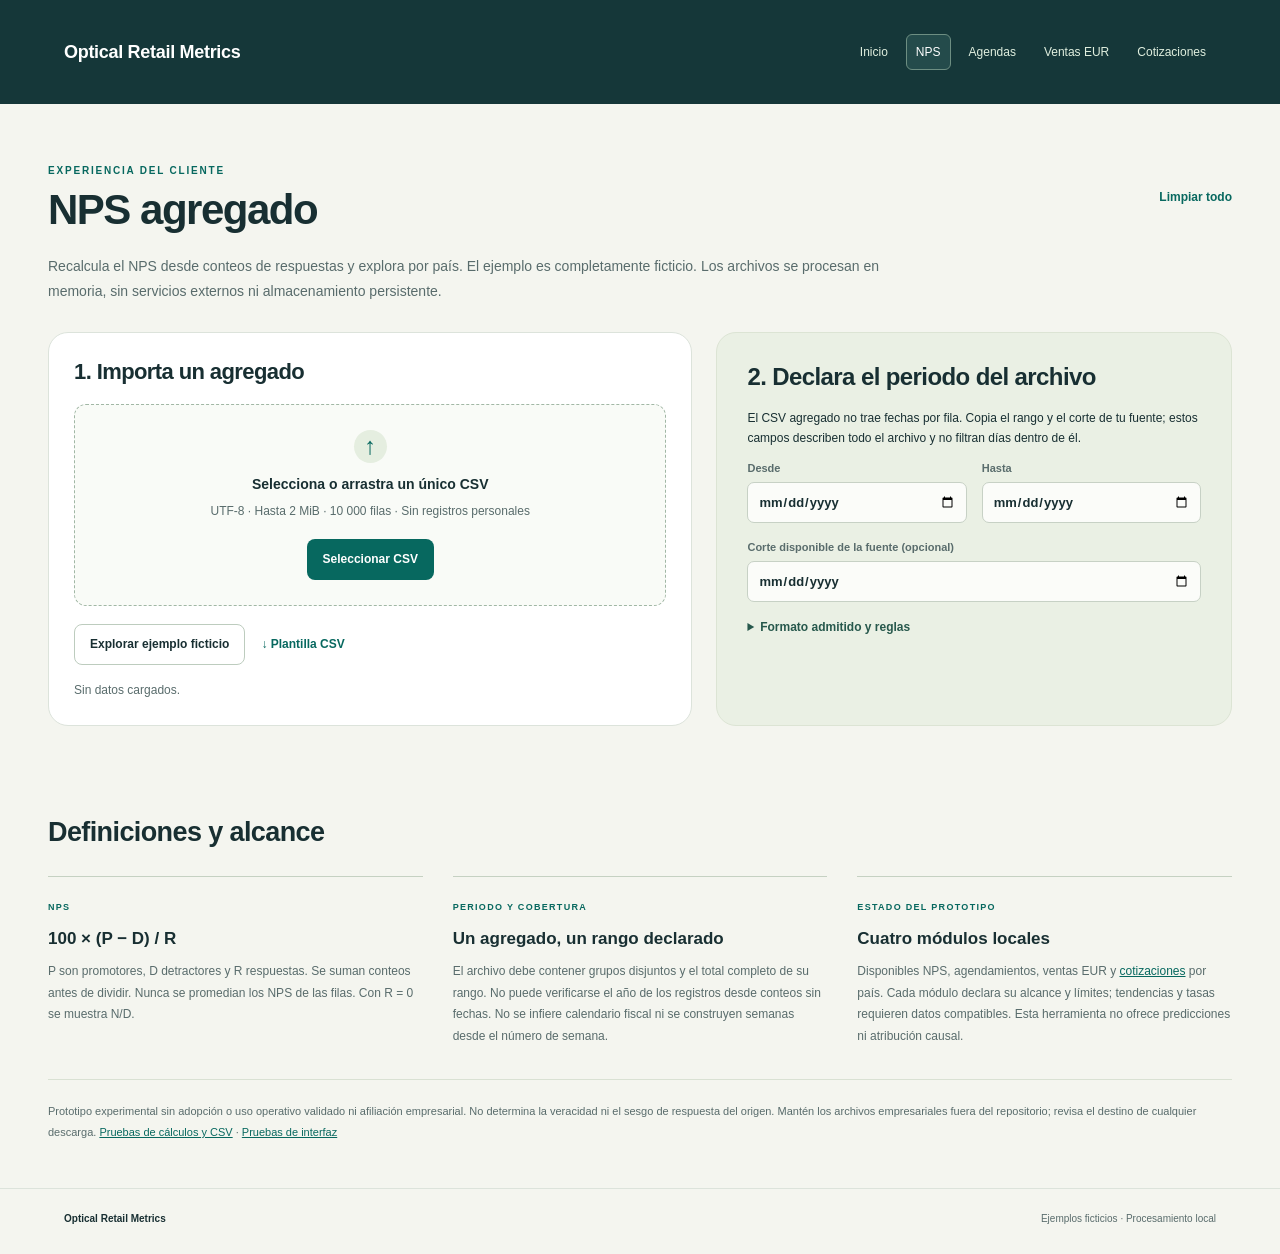
<file: index.html>
<!doctype html>
<html lang="es">
<head><meta charset="utf-8"><meta name="viewport" content="width=device-width,initial-scale=1"><meta http-equiv="Content-Security-Policy" content="default-src 'none'; script-src 'self'; style-src 'self' 'unsafe-inline'; connect-src 'none'; img-src 'none'; object-src 'none'; base-uri 'none'; form-action 'none'"><meta name="referrer" content="no-referrer"><title>Optical Retail Metrics · NPS local</title><link rel="stylesheet" href="styles.css"><script src="csv.js" defer></script><script src="nps.js" defer></script><script src="app.js" defer></script><link rel="stylesheet" href="navigation.css"></head>
<body><a class="skip" href="#main">Saltar al contenido</a><header class="topbar"><div class="brand">Optical Retail Metrics</div><nav class="module-nav" aria-label="Módulos"><a href="home.html">Inicio</a><a href="index.html" aria-current="page">NPS</a><a href="agendamientos.html">Agendas</a><a href="ventas.html">Ventas EUR</a><a href="cotizaciones.html">Cotizaciones</a></nav></header>
<main id="main" class="app-main"><div class="workspace-heading"><div><p class="eyebrow">EXPERIENCIA DEL CLIENTE</p><h1 class="app-title">NPS agregado</h1></div><button id="reset" class="text-button" type="button">Limpiar todo</button></div><p class="app-intro">Recalcula el NPS desde conteos de respuestas y explora por país. El ejemplo es completamente ficticio. Los archivos se procesan en memoria, sin servicios externos ni almacenamiento persistente.</p>
<div class="import-grid"><section class="panel import-panel" aria-labelledby="import-title"><h2 id="import-title">1. Importa un agregado</h2><div id="dropzone" class="dropzone"><span class="upload-icon" aria-hidden="true">↑</span><strong>Selecciona o arrastra un único CSV</strong><p>UTF-8 · Hasta 2 MiB · 10 000 filas · Sin registros personales</p><label class="button primary file-label" for="file">Seleccionar CSV</label><input type="file" id="file" accept=".csv,text/csv"></div><div class="import-actions"><button class="button secondary" type="button" id="example">Explorar ejemplo ficticio</button><button class="text-button" type="button" id="template">↓ Plantilla CSV</button></div><p class="status" id="status" role="status" aria-live="polite">Sin datos cargados.</p></section>
<section class="panel contract" aria-labelledby="period-title"><h2 id="period-title">2. Declara el periodo del archivo</h2><p>El CSV agregado no trae fechas por fila. Copia el rango y el corte de tu fuente; estos campos describen todo el archivo y no filtran días dentro de él.</p><div class="period-fields"><label>Desde<input id="period-start" type="date" min="1900-01-01" max="9999-12-31"></label><label>Hasta<input id="period-end" type="date" min="1900-01-01" max="9999-12-31"></label></div><label>Corte disponible de la fuente (opcional)<input id="as-of" type="date" min="1900-01-01" max="9999-12-31"></label><p id="period-message" role="status" class="status bad"></p><details><summary>Formato admitido y reglas</summary><p><code>pais,detractores,neutros,promotores,respuestas</code></p><p>También admite resúmenes de origen con grupos por cadena: se validan y se consolidan por país antes de mostrarlos. Sus etiquetas no aparecen en la vista ni en las exportaciones. Se rechazan columnas extra, filas duplicadas, subtotales y conteos faltantes o inconsistentes. Las columnas de porcentajes no se usan para calcular.</p></details></section></div>
<section id="errors" class="panel error-panel" hidden aria-labelledby="errors-title"><div class="section-head"><h2 id="errors-title">Revisa el CSV</h2><button class="button secondary" id="export-errors" type="button">↓ Exportar errores</button></div><p id="error-summary"></p><div class="table-scroll"><table><caption class="sr-only">Errores del archivo</caption><thead><tr><th scope="col">Fila física</th><th scope="col">Campo o código</th><th scope="col">Corrección</th></tr></thead><tbody id="error-body"></tbody></table></div></section>
<section id="workspace" hidden aria-labelledby="results-title"><div class="workspace-heading"><h2 id="results-title">Resultados del agregado</h2><button class="button secondary" id="export-results" type="button" disabled>↓ Exportar resultados</button></div><div class="panel filters nps-filters"><label>País<select id="country"></select></label></div><p id="selection-note" class="selection-note"></p><div class="metrics nps-metrics" id="metrics" aria-label="Indicadores NPS"></div><div class="panel chart-panel"><h3>NPS por país</h3><p class="muted">Puntos en una escala de −100 a +100. N/D cuando no hay respuestas.</p><div class="chart-scale"><span>−100</span><span>0</span><span>+100</span></div><div id="country-chart"></div></div><div class="panel stores-panel"><div class="section-head"><h3>Conteos por país</h3></div><div class="table-scroll"><table><caption class="sr-only">Conteos de NPS por país seleccionados</caption><thead><tr><th scope="col">País</th><th scope="col">Detractores</th><th scope="col">Neutros</th><th scope="col">Promotores</th><th scope="col">Respuestas</th><th scope="col">NPS (puntos)</th></tr></thead><tbody id="detail-body"></tbody></table></div></div></section>
<section class="definitions"><h2>Definiciones y alcance</h2><div class="definition-grid"><article><span>NPS</span><h3>100 × (P − D) / R</h3><p>P son promotores, D detractores y R respuestas. Se suman conteos antes de dividir. Nunca se promedian los NPS de las filas. Con R = 0 se muestra N/D.</p></article><article><span>PERIODO Y COBERTURA</span><h3>Un agregado, un rango declarado</h3><p>El archivo debe contener grupos disjuntos y el total completo de su rango. No puede verificarse el año de los registros desde conteos sin fechas. No se infiere calendario fiscal ni se construyen semanas desde el número de semana.</p></article><article><span>ESTADO DEL PROTOTIPO</span><h3>Cuatro módulos locales</h3><p>Disponibles NPS, agendamientos, ventas EUR y <a href="cotizaciones.html">cotizaciones</a> por país. Cada módulo declara su alcance y límites; tendencias y tasas requieren datos compatibles. Esta herramienta no ofrece predicciones ni atribución causal.</p></article></div><p class="limitations">Prototipo experimental sin adopción o uso operativo validado ni afiliación empresarial. No determina la veracidad ni el sesgo de respuesta del origen. Mantén los archivos empresariales fuera del repositorio; revisa el destino de cualquier descarga. <a href="tests.html">Pruebas de cálculos y CSV</a> · <a href="ui-tests.html">Pruebas de interfaz</a></p></section></main><footer><span>Optical Retail Metrics</span><span>Ejemplos ficticios · Procesamiento local</span></footer></body></html>
</file>
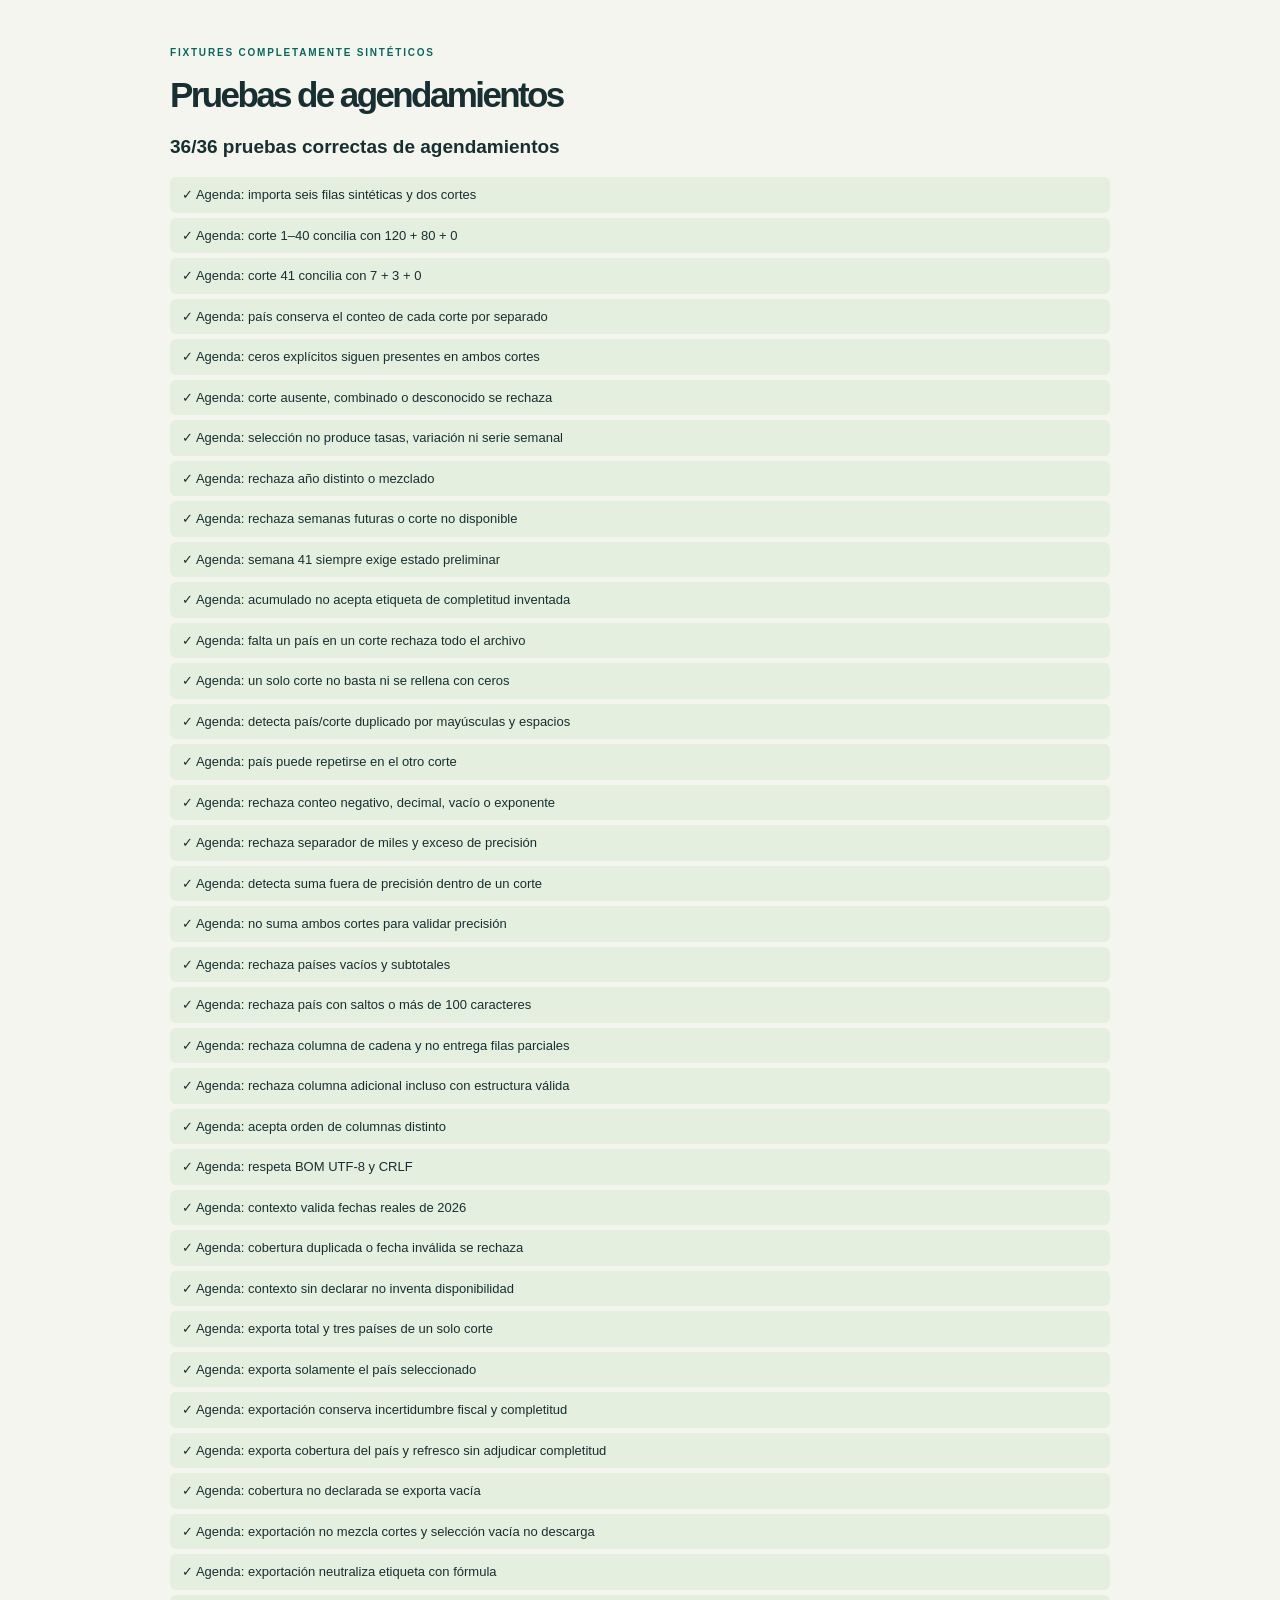
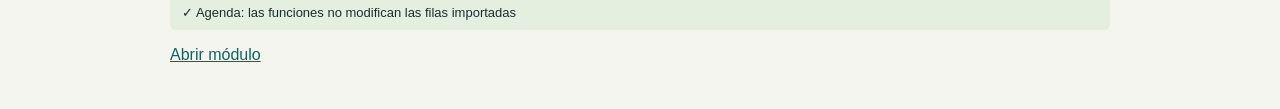
<file: agenda-tests.html>
<!doctype html><html lang="es"><head><meta charset="utf-8"><meta name="viewport" content="width=device-width,initial-scale=1"><meta http-equiv="Content-Security-Policy" content="default-src 'none'; script-src 'self'; style-src 'self'; connect-src 'none'; object-src 'none'; base-uri 'none'; form-action 'none'"><title>Pruebas de agendamientos</title><link rel="stylesheet" href="styles.css"><script src="csv.js" defer></script><script src="agendamientos.js" defer></script><script src="agenda-tests.js" defer></script></head><body><main class="test-page"><p class="eyebrow">FIXTURES COMPLETAMENTE SINTÉTICOS</p><h1>Pruebas de agendamientos</h1><p id="test-summary" role="status">Ejecutando…</p><ol id="test-results"></ol><a href="agendamientos.html">Abrir módulo</a></main></body></html>
</file>
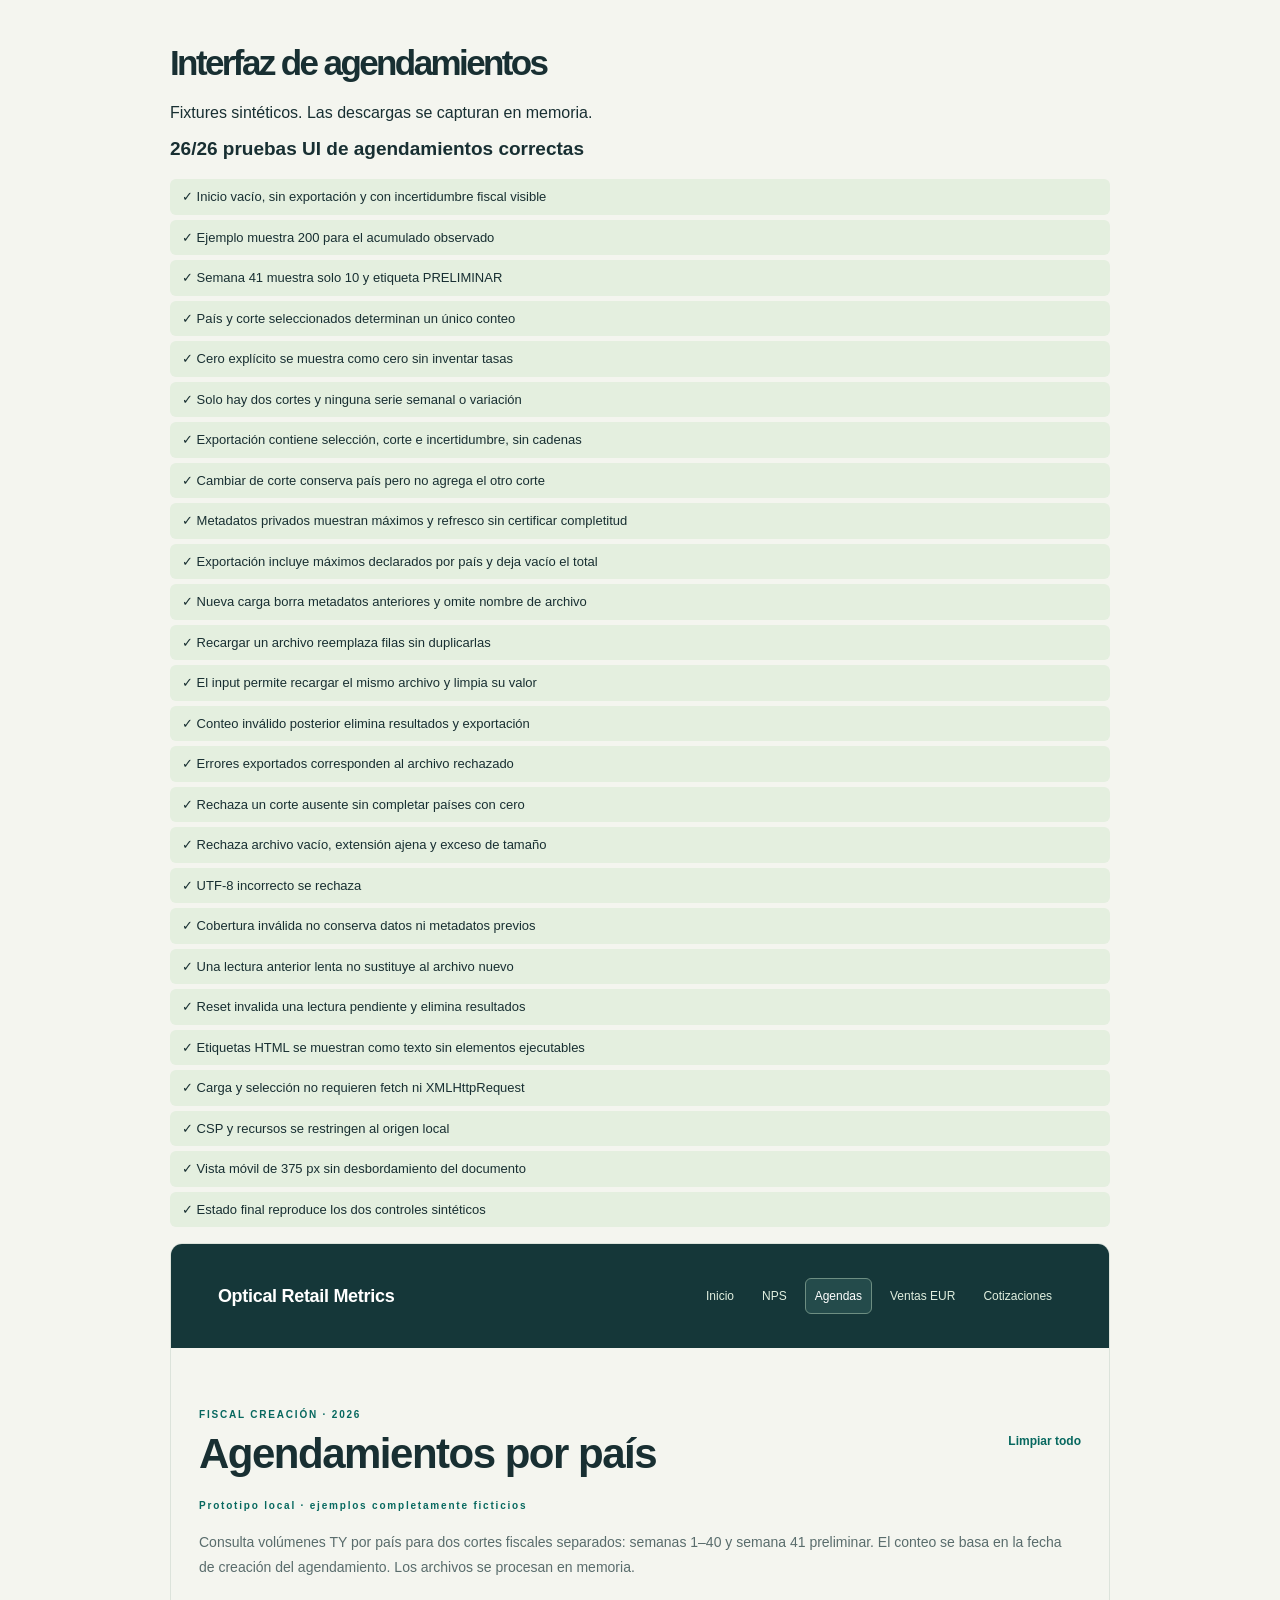
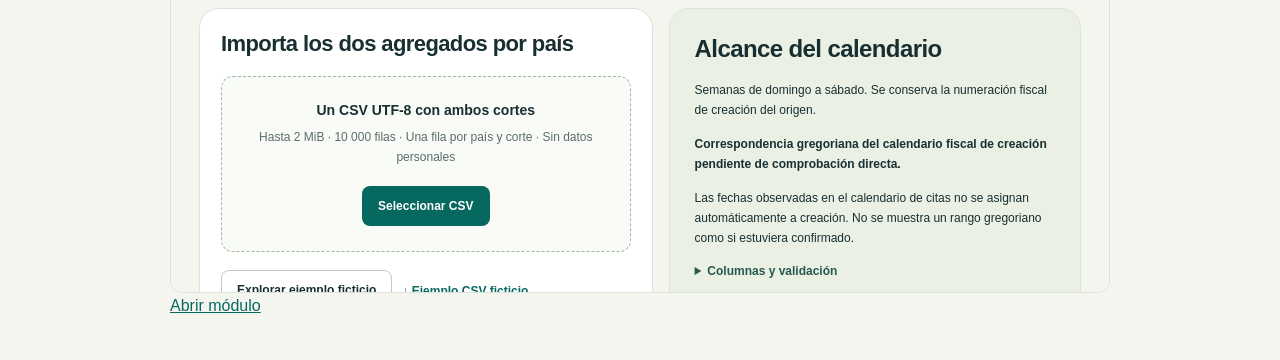
<file: agenda-ui-tests.html>
<!doctype html><html lang="es"><head><meta charset="utf-8"><meta name="viewport" content="width=device-width,initial-scale=1"><meta http-equiv="Content-Security-Policy" content="default-src 'none'; script-src 'self'; style-src 'self' 'unsafe-inline'; frame-src 'self'; connect-src 'none'; object-src 'none'; base-uri 'none'; form-action 'none'"><title>Pruebas UI de agendamientos</title><link rel="stylesheet" href="styles.css"><script src="agenda-ui-tests.js" defer></script></head><body><main class="test-page"><h1>Interfaz de agendamientos</h1><p>Fixtures sintéticos. Las descargas se capturan en memoria.</p><p id="test-summary" role="status">Ejecutando…</p><ol id="test-results"></ol><iframe id="app" title="Aplicación de agendamientos en prueba" src="agendamientos.html"></iframe><a href="agendamientos.html">Abrir módulo</a></main></body></html>
</file>
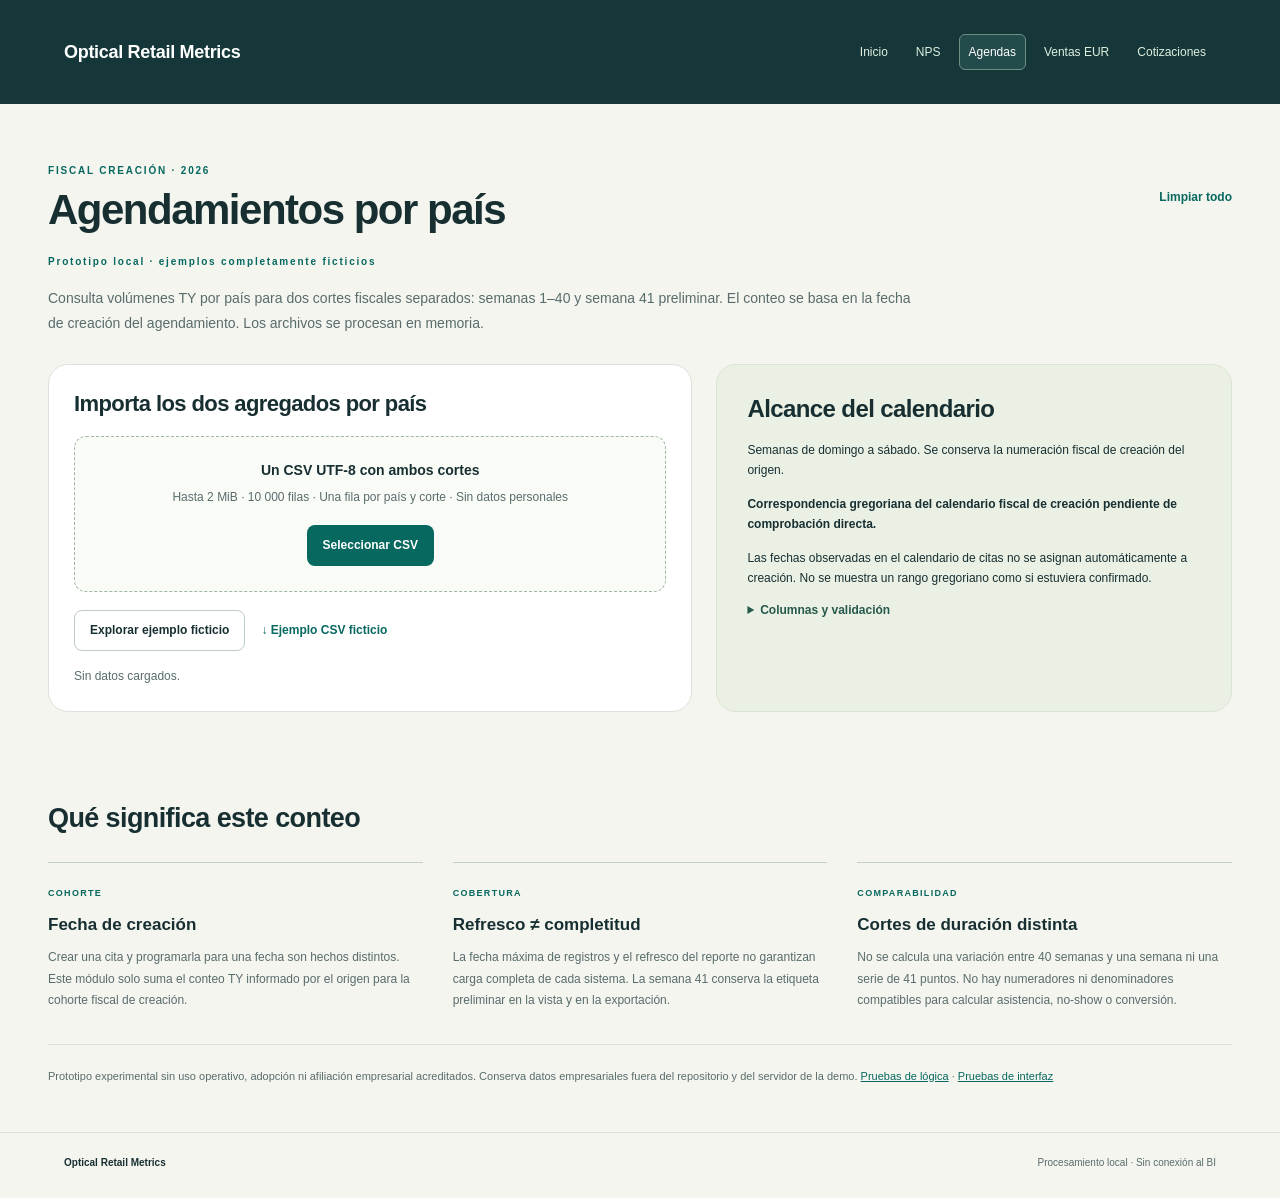
<file: agendamientos.html>
<!doctype html>
<html lang="es"><head><meta charset="utf-8"><meta name="viewport" content="width=device-width,initial-scale=1"><meta http-equiv="Content-Security-Policy" content="default-src 'none'; script-src 'self'; style-src 'self' 'unsafe-inline'; connect-src 'none'; img-src 'none'; object-src 'none'; base-uri 'none'; form-action 'none'"><meta name="referrer" content="no-referrer"><title>Agendamientos por país · Prototipo local</title><link rel="stylesheet" href="styles.css"><link rel="stylesheet" href="agenda.css"><script src="csv.js" defer></script><script src="agendamientos.js" defer></script><script src="agenda-app.js" defer></script><link rel="stylesheet" href="navigation.css"></head>
<body><a class="skip" href="#main">Saltar al contenido</a><header class="topbar"><div class="brand">Optical Retail Metrics</div><nav class="module-nav" aria-label="Módulos"><a href="home.html">Inicio</a><a href="index.html">NPS</a><a href="agendamientos.html" aria-current="page">Agendas</a><a href="ventas.html">Ventas EUR</a><a href="cotizaciones.html">Cotizaciones</a></nav></header><main id="main" class="app-main">
<div class="workspace-heading"><div><p class="eyebrow">FISCAL CREACIÓN · 2026</p><h1 class="app-title">Agendamientos por país</h1></div><button id="reset" class="text-button" type="button">Limpiar todo</button></div><p id="mode-note" class="eyebrow">Prototipo local · ejemplos completamente ficticios</p><p class="app-intro">Consulta volúmenes TY por país para dos cortes fiscales separados: semanas 1–40 y semana 41 preliminar. El conteo se basa en la fecha de creación del agendamiento. Los archivos se procesan en memoria.</p>
<div class="import-grid"><section class="panel import-panel"><h2>Importa los dos agregados por país</h2><div class="dropzone"><strong>Un CSV UTF-8 con ambos cortes</strong><p>Hasta 2 MiB · 10 000 filas · Una fila por país y corte · Sin datos personales</p><label class="button primary file-label" for="file">Seleccionar CSV</label><input type="file" id="file" accept=".csv,text/csv"></div><div class="import-actions"><button id="example" class="button secondary" type="button">Explorar ejemplo ficticio</button><button id="template" class="text-button" type="button">↓ Ejemplo CSV ficticio</button></div><p id="status" class="status" role="status" aria-live="polite">Sin datos cargados.</p></section>
<section class="panel contract"><h2>Alcance del calendario</h2><p>Semanas de domingo a sábado. Se conserva la numeración fiscal de creación del origen.</p><p id="calendar-note">Correspondencia gregoriana del calendario fiscal de creación pendiente de comprobación directa.</p><p>Las fechas observadas en el calendario de citas no se asignan automáticamente a creación. No se muestra un rango gregoriano como si estuviera confirmado.</p><details><summary>Columnas y validación</summary><p><code>pais,anio_fiscal,semana_desde,semana_hasta,estado,agendamientos</code></p><p>Fiscal 2026: 1–40 con estado <code>observado</code>; 41–41 con estado <code>preliminar</code>. Cada país debe aparecer en ambos cortes, con ceros explícitos cuando correspondan. Se rechazan duplicados, subtotales, columnas extra y conteos inválidos.</p></details></section></div>
<section id="errors" class="panel error-panel" hidden><div class="section-head"><h2>Revisa el CSV</h2><button id="export-errors" class="button secondary" type="button">↓ Exportar errores</button></div><p id="error-summary"></p><div class="table-scroll"><table><caption class="sr-only">Errores del CSV</caption><thead><tr><th>Fila</th><th>Código</th><th>Corrección</th></tr></thead><tbody id="error-body"></tbody></table></div></section>
<section id="workspace" hidden aria-labelledby="results-title"><div class="workspace-heading"><h2 id="results-title">Volumen del corte seleccionado</h2><button id="export-results" class="button secondary" type="button" disabled>↓ Exportar este corte</button></div><div class="panel filters agenda-filters"><label>Corte fiscal de creación<select id="cut"><option value="s01_40">2026 · Semanas 1–40 · Acumulado observado</option><option value="s41">2026 · Semana 41 · PRELIMINAR</option></select></label><label>País<select id="country"></select></label></div><p id="cut-note" role="status" class="notice"></p><p id="selection-note" class="selection-note"></p><div id="metrics" class="metrics agenda-metrics" aria-label="Conteo de agendamientos"></div><div class="panel chart-panel"><h3>Agendamientos TY por país</h3><p class="muted">Una barra por país del corte seleccionado. La escala se ajusta al máximo visible; el conteo se indica junto a cada barra.</p><div id="country-chart"></div></div><div class="panel stores-panel"><div class="section-head"><h3>Conteos y disponibilidad declarada del origen</h3></div><div class="table-scroll"><table><caption class="sr-only">Conteos por país y fechas máximas declaradas del origen</caption><thead><tr><th scope="col">País</th><th scope="col">Agendamientos TY</th><th scope="col">Máx. creación del origen</th><th scope="col">Máx. conversión del origen</th></tr></thead><tbody id="detail-body"></tbody></table></div><p id="source-note" class="table-foot"></p></div></section>
<section class="definitions"><h2>Qué significa este conteo</h2><div class="definition-grid"><article><span>COHORTE</span><h3>Fecha de creación</h3><p>Crear una cita y programarla para una fecha son hechos distintos. Este módulo solo suma el conteo TY informado por el origen para la cohorte fiscal de creación.</p></article><article><span>COBERTURA</span><h3>Refresco ≠ completitud</h3><p>La fecha máxima de registros y el refresco del reporte no garantizan carga completa de cada sistema. La semana 41 conserva la etiqueta preliminar en la vista y en la exportación.</p></article><article><span>COMPARABILIDAD</span><h3>Cortes de duración distinta</h3><p>No se calcula una variación entre 40 semanas y una semana ni una serie de 41 puntos. No hay numeradores ni denominadores compatibles para calcular asistencia, no-show o conversión.</p></article></div><p class="limitations">Prototipo experimental sin uso operativo, adopción ni afiliación empresarial acreditados. Conserva datos empresariales fuera del repositorio y del servidor de la demo. <a href="agenda-tests.html">Pruebas de lógica</a> · <a href="agenda-ui-tests.html">Pruebas de interfaz</a></p></section></main><footer><span>Optical Retail Metrics</span><span>Procesamiento local · Sin conexión al BI</span></footer></body></html>
</file>
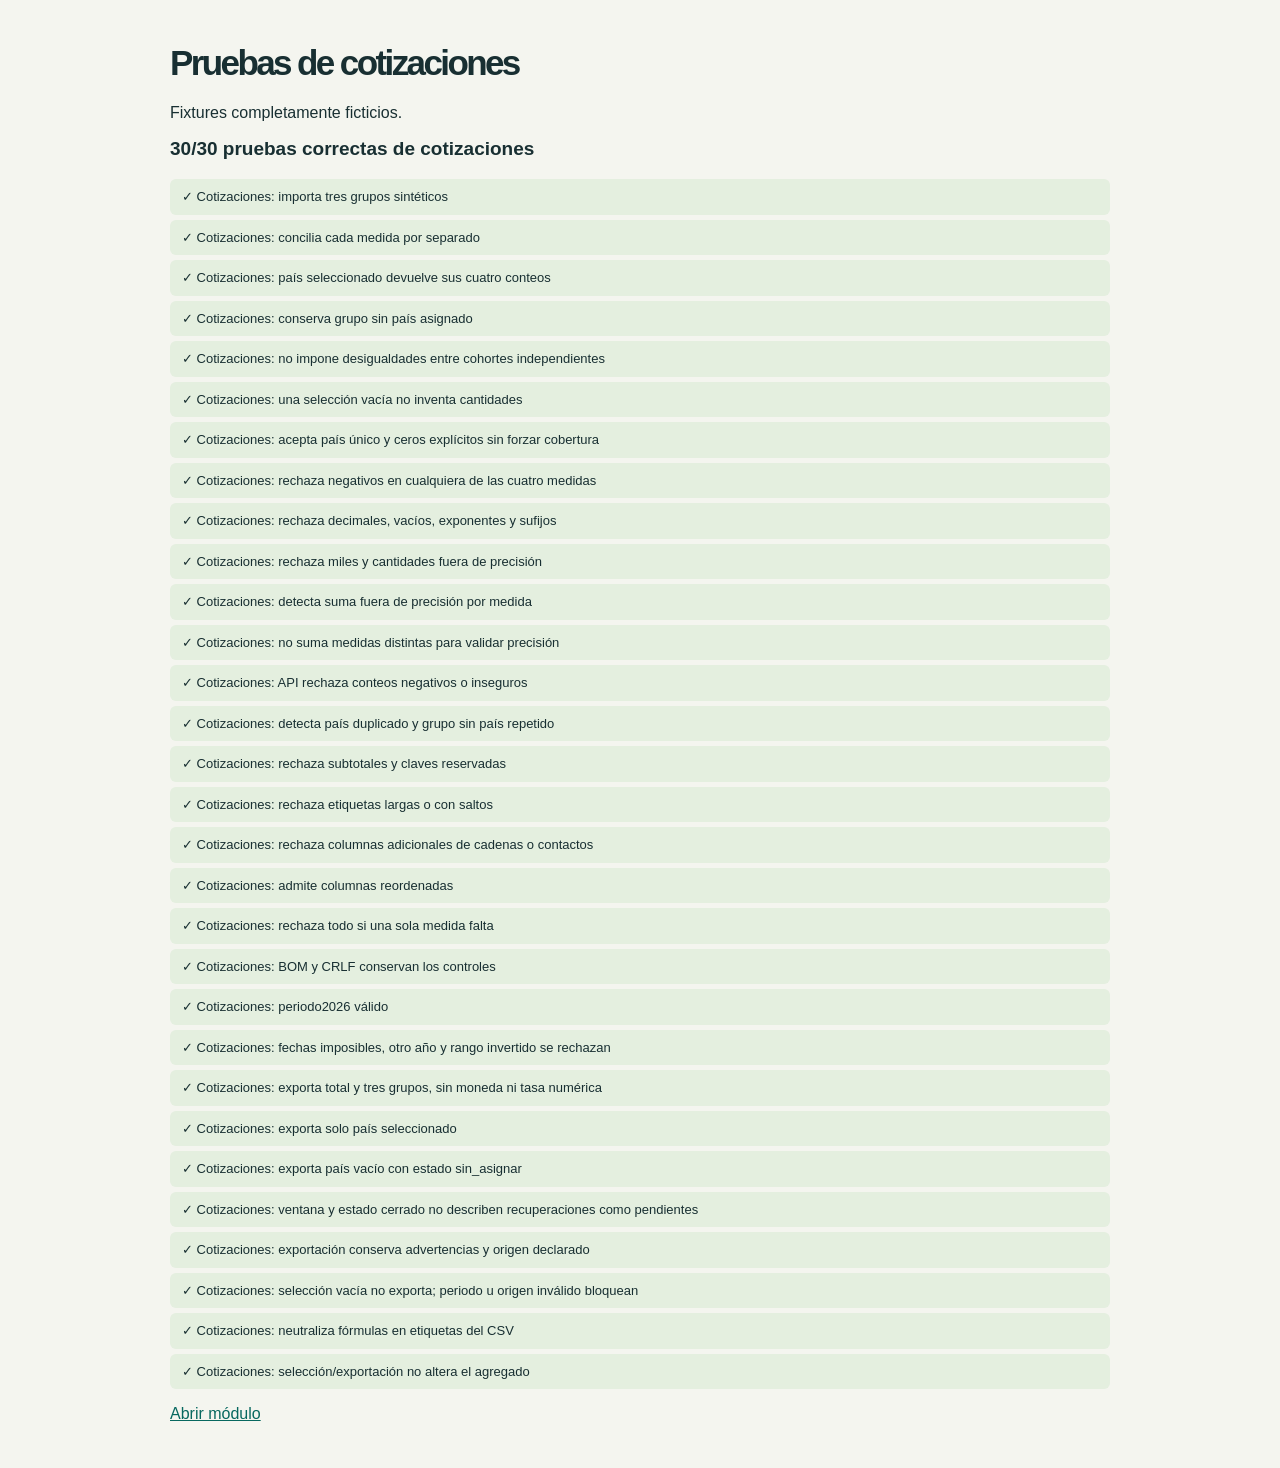
<file: cotizaciones-tests.html>
<!doctype html><html lang="es"><head><meta charset="utf-8"><meta name="viewport" content="width=device-width,initial-scale=1"><meta http-equiv="Content-Security-Policy" content="default-src 'none'; script-src 'self'; style-src 'self'; connect-src 'none'; object-src 'none'; base-uri 'none'; form-action 'none'"><title>Pruebas de cotizaciones</title><link rel="stylesheet" href="styles.css"><script src="csv.js" defer></script><script src="cotizaciones.js" defer></script><script src="cotizaciones-tests.js" defer></script></head><body><main class="test-page"><h1>Pruebas de cotizaciones</h1><p>Fixtures completamente ficticios.</p><p id="test-summary" role="status">Ejecutando…</p><ol id="test-results"></ol><a href="cotizaciones.html">Abrir módulo</a></main></body></html>
</file>
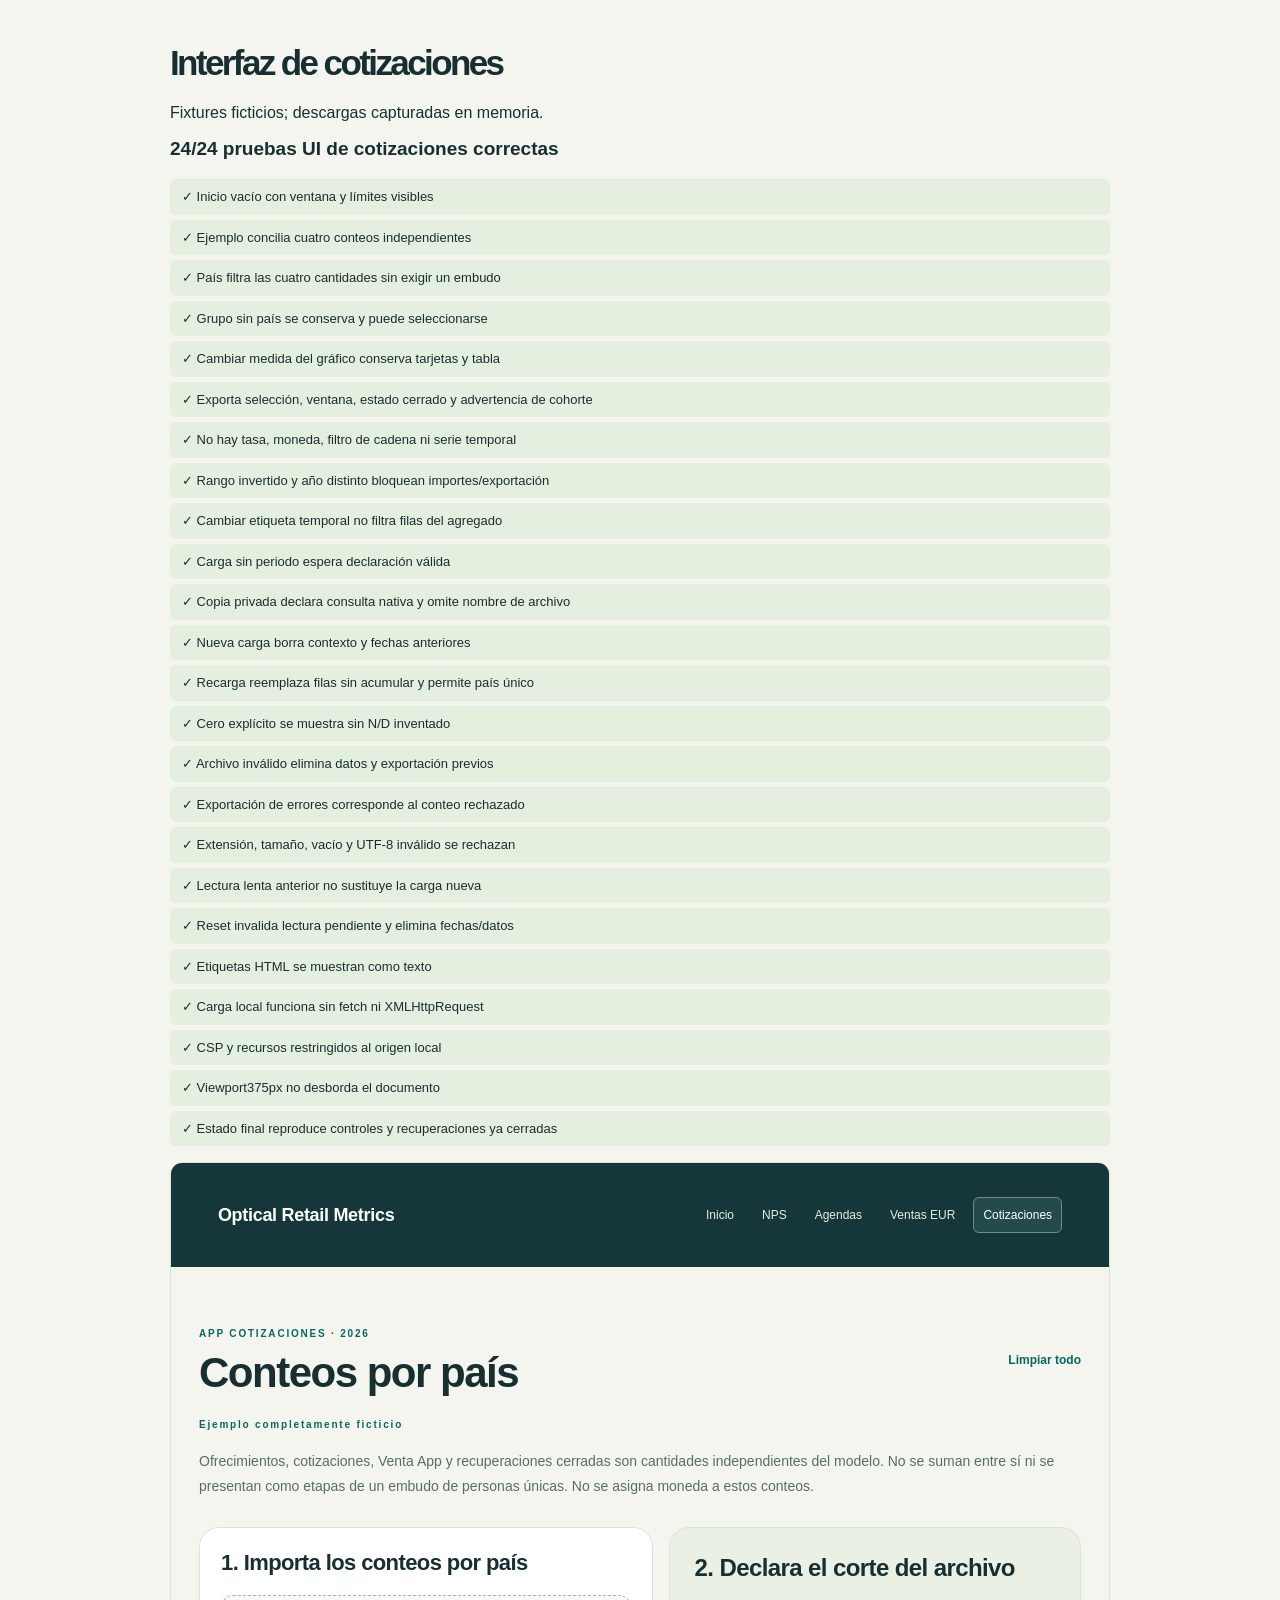
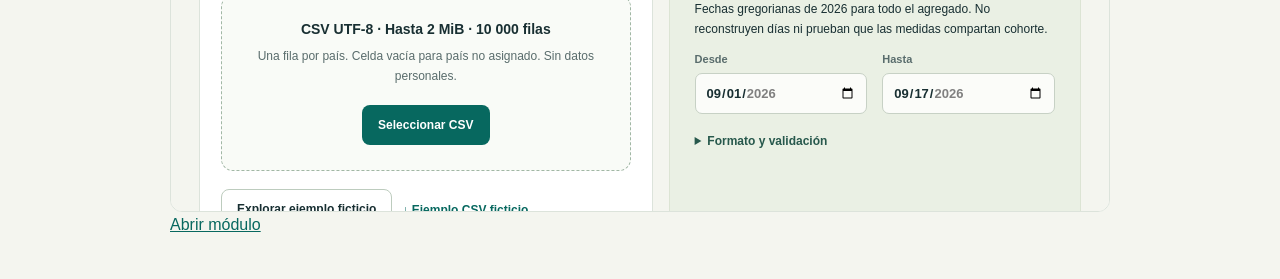
<file: cotizaciones-ui-tests.html>
<!doctype html><html lang="es"><head><meta charset="utf-8"><meta name="viewport" content="width=device-width,initial-scale=1"><meta http-equiv="Content-Security-Policy" content="default-src 'none'; script-src 'self'; style-src 'self' 'unsafe-inline'; frame-src 'self'; connect-src 'none'; object-src 'none'; base-uri 'none'; form-action 'none'"><title>Pruebas UI cotizaciones</title><link rel="stylesheet" href="styles.css"><script src="cotizaciones-ui-tests.js" defer></script></head><body><main class="test-page"><h1>Interfaz de cotizaciones</h1><p>Fixtures ficticios; descargas capturadas en memoria.</p><p id="test-summary" role="status">Ejecutando…</p><ol id="test-results"></ol><iframe id="app" title="Aplicación cotizaciones en prueba" src="cotizaciones.html"></iframe><a href="cotizaciones.html">Abrir módulo</a></main></body></html>
</file>
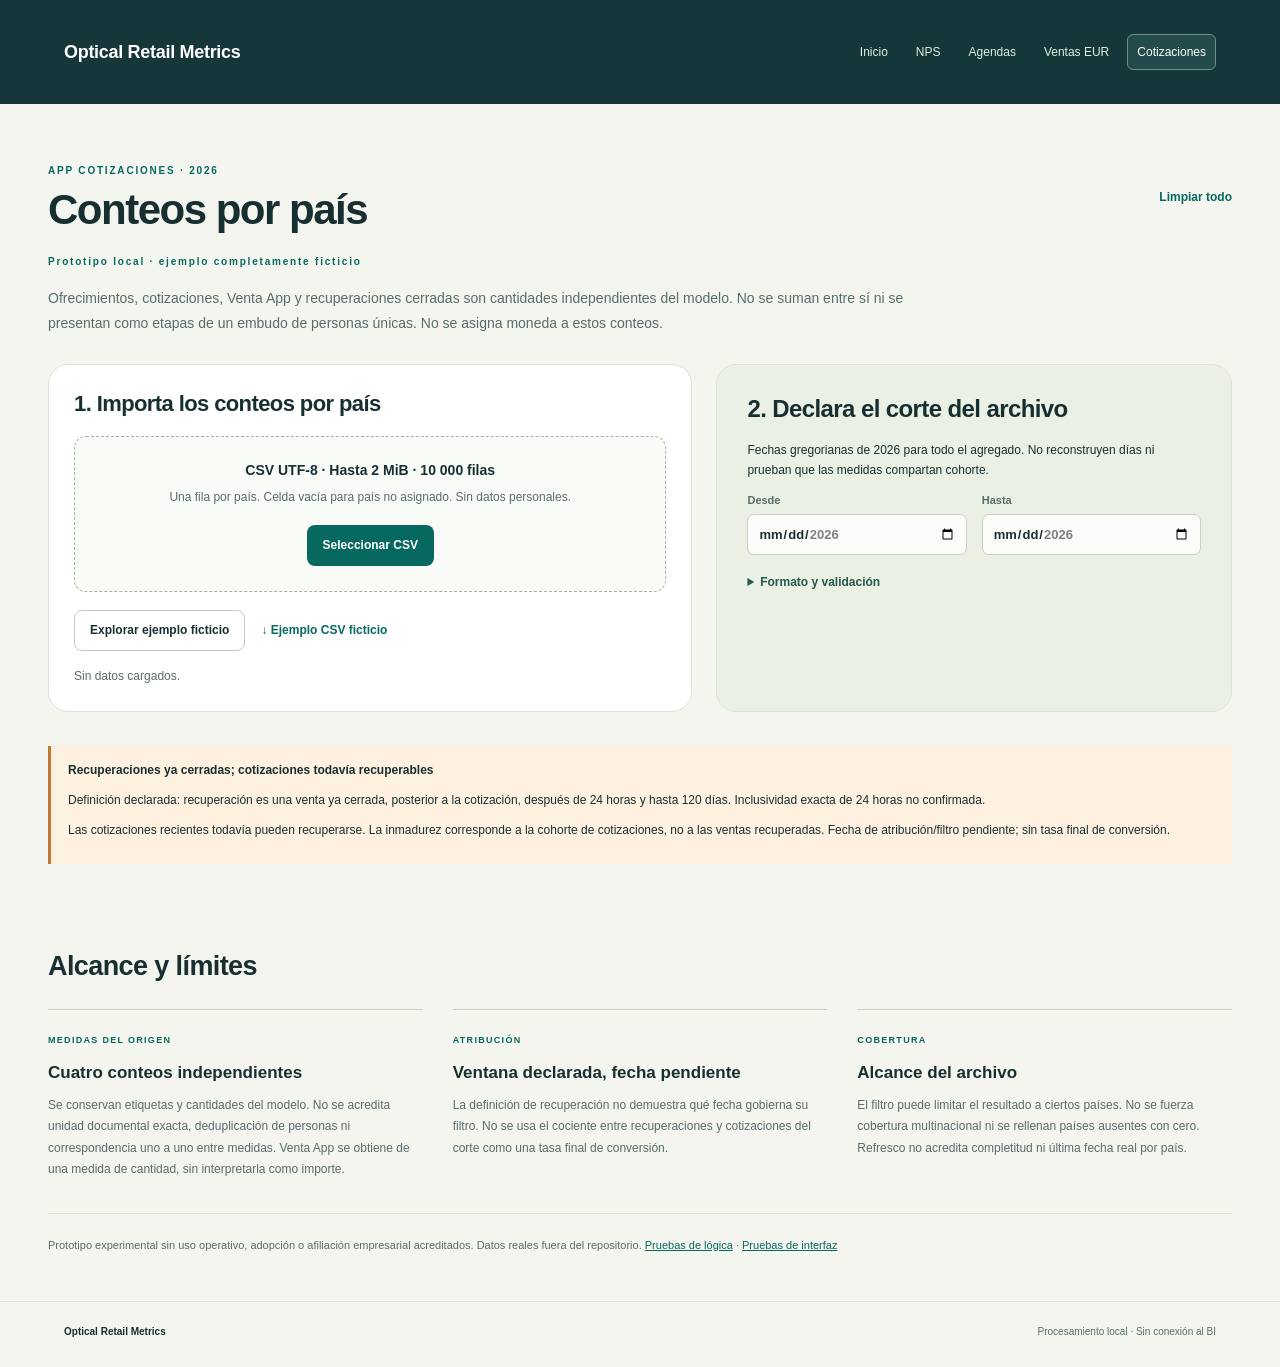
<file: cotizaciones.html>
<!doctype html><html lang="es"><head><meta charset="utf-8"><meta name="viewport" content="width=device-width,initial-scale=1"><meta http-equiv="Content-Security-Policy" content="default-src 'none'; script-src 'self'; style-src 'self' 'unsafe-inline'; connect-src 'none'; img-src 'none'; object-src 'none'; base-uri 'none'; form-action 'none'"><meta name="referrer" content="no-referrer"><title>Cotizaciones por país · Prototipo local</title><link rel="stylesheet" href="styles.css"><link rel="stylesheet" href="cotizaciones.css"><script src="csv.js" defer></script><script src="cotizaciones.js" defer></script><script src="cotizaciones-app.js" defer></script><link rel="stylesheet" href="navigation.css"></head><body><a class="skip" href="#main">Saltar al contenido</a><header class="topbar"><div class="brand">Optical Retail Metrics</div><nav class="module-nav" aria-label="Módulos"><a href="home.html">Inicio</a><a href="index.html">NPS</a><a href="agendamientos.html">Agendas</a><a href="ventas.html">Ventas EUR</a><a href="cotizaciones.html" aria-current="page">Cotizaciones</a></nav></header><main id="main" class="app-main"><div class="workspace-heading"><div><p class="eyebrow">APP COTIZACIONES · 2026</p><h1 class="app-title">Conteos por país</h1></div><button id="reset" class="text-button" type="button">Limpiar todo</button></div><p id="mode-note" class="eyebrow">Prototipo local · ejemplo completamente ficticio</p><p class="app-intro">Ofrecimientos, cotizaciones, Venta App y recuperaciones cerradas son cantidades independientes del modelo. No se suman entre sí ni se presentan como etapas de un embudo de personas únicas. No se asigna moneda a estos conteos.</p><div class="import-grid"><section class="panel import-panel"><h2>1. Importa los conteos por país</h2><div class="dropzone"><strong>CSV UTF-8 · Hasta 2 MiB · 10 000 filas</strong><p>Una fila por país. Celda vacía para país no asignado. Sin datos personales.</p><label class="button primary file-label" for="file">Seleccionar CSV</label><input id="file" type="file" accept=".csv,text/csv"></div><div class="import-actions"><button id="example" class="button secondary" type="button">Explorar ejemplo ficticio</button><button id="template" class="text-button" type="button">↓ Ejemplo CSV ficticio</button></div><p id="status" class="status" role="status" aria-live="polite">Sin datos cargados.</p></section><section class="panel contract"><h2>2. Declara el corte del archivo</h2><p>Fechas gregorianas de 2026 para todo el agregado. No reconstruyen días ni prueban que las medidas compartan cohorte.</p><div class="period-fields"><label>Desde<input id="period-start" type="date" min="2026-01-01" max="2026-12-31"></label><label>Hasta<input id="period-end" type="date" min="2026-01-01" max="2026-12-31"></label></div><p id="period-message" class="status bad" role="status"></p><details><summary>Formato y validación</summary><p><code>pais,ofrecimientos,cotizaciones,venta_app,recuperaciones_cerradas</code></p><p>Conteos enteros no negativos y seguros. Se rechazan subtotales, duplicados, columnas extra y valores faltantes. No se exige un orden entre cantidades: sus granos y cohortes pueden ser distintos.</p></details></section></div><section class="notice quotes-window" aria-label="Definición y madurez"><strong>Recuperaciones ya cerradas; cotizaciones todavía recuperables</strong><p id="window-note">Definición declarada: recuperación es una venta ya cerrada, posterior a la cotización, después de 24 horas y hasta 120 días. Inclusividad exacta de 24 horas no confirmada.</p><p id="cohort-note">Las cotizaciones recientes todavía pueden recuperarse. La inmadurez corresponde a la cohorte de cotizaciones, no a las ventas recuperadas. Fecha de atribución/filtro pendiente; sin tasa final de conversión.</p></section><section id="errors" class="panel error-panel" hidden><div class="section-head"><h2>Revisa el CSV</h2><button id="export-errors" class="button secondary" type="button">↓ Exportar errores</button></div><p id="error-summary"></p><div class="table-scroll"><table><thead><tr><th>Fila</th><th>Código</th><th>Corrección</th></tr></thead><tbody id="error-body"></tbody></table></div></section><section id="workspace" hidden aria-labelledby="results-title"><div class="workspace-heading"><h2 id="results-title">Cantidades del alcance seleccionado</h2><button id="export-results" class="button secondary" type="button" disabled>↓ Exportar selección</button></div><div class="panel filters quotes-filters"><label>País<select id="country"></select></label><label>Medida del gráfico<select id="chart-metric"><option value="ofrecimientos">Ofrecimientos</option><option value="cotizaciones">Cotizaciones</option><option value="venta_app">Venta App</option><option value="recuperaciones_cerradas">Recuperaciones cerradas</option></select></label></div><p id="selection-note" class="selection-note"></p><div id="metrics" class="metrics quotes-metrics"></div><div class="panel chart-panel"><h3 id="chart-title">Ofrecimientos por país</h3><p class="muted">Una medida a la vez. La escala se ajusta al máximo visible; cada barra incluye el conteo como texto.</p><div id="country-chart"></div></div><div class="panel stores-panel"><div class="section-head"><h3>Detalle por país</h3></div><div class="table-scroll"><table><caption class="sr-only">Cuatro cantidades independientes por país</caption><thead><tr><th scope="col">País</th><th scope="col">Ofrecimientos</th><th scope="col">Cotizaciones</th><th scope="col">Venta App</th><th scope="col">Recuperaciones cerradas</th></tr></thead><tbody id="detail-body"></tbody></table></div><p id="source-note" class="table-foot"></p></div></section><section class="definitions"><h2>Alcance y límites</h2><div class="definition-grid"><article><span>MEDIDAS DEL ORIGEN</span><h3>Cuatro conteos independientes</h3><p>Se conservan etiquetas y cantidades del modelo. No se acredita unidad documental exacta, deduplicación de personas ni correspondencia uno a uno entre medidas. Venta App se obtiene de una medida de cantidad, sin interpretarla como importe.</p></article><article><span>ATRIBUCIÓN</span><h3>Ventana declarada, fecha pendiente</h3><p>La definición de recuperación no demuestra qué fecha gobierna su filtro. No se usa el cociente entre recuperaciones y cotizaciones del corte como una tasa final de conversión.</p></article><article><span>COBERTURA</span><h3>Alcance del archivo</h3><p>El filtro puede limitar el resultado a ciertos países. No se fuerza cobertura multinacional ni se rellenan países ausentes con cero. Refresco no acredita completitud ni última fecha real por país.</p></article></div><p class="limitations">Prototipo experimental sin uso operativo, adopción o afiliación empresarial acreditados. Datos reales fuera del repositorio. <a href="cotizaciones-tests.html">Pruebas de lógica</a> · <a href="cotizaciones-ui-tests.html">Pruebas de interfaz</a></p></section></main><footer><span>Optical Retail Metrics</span><span>Procesamiento local · Sin conexión al BI</span></footer></body></html>
</file>
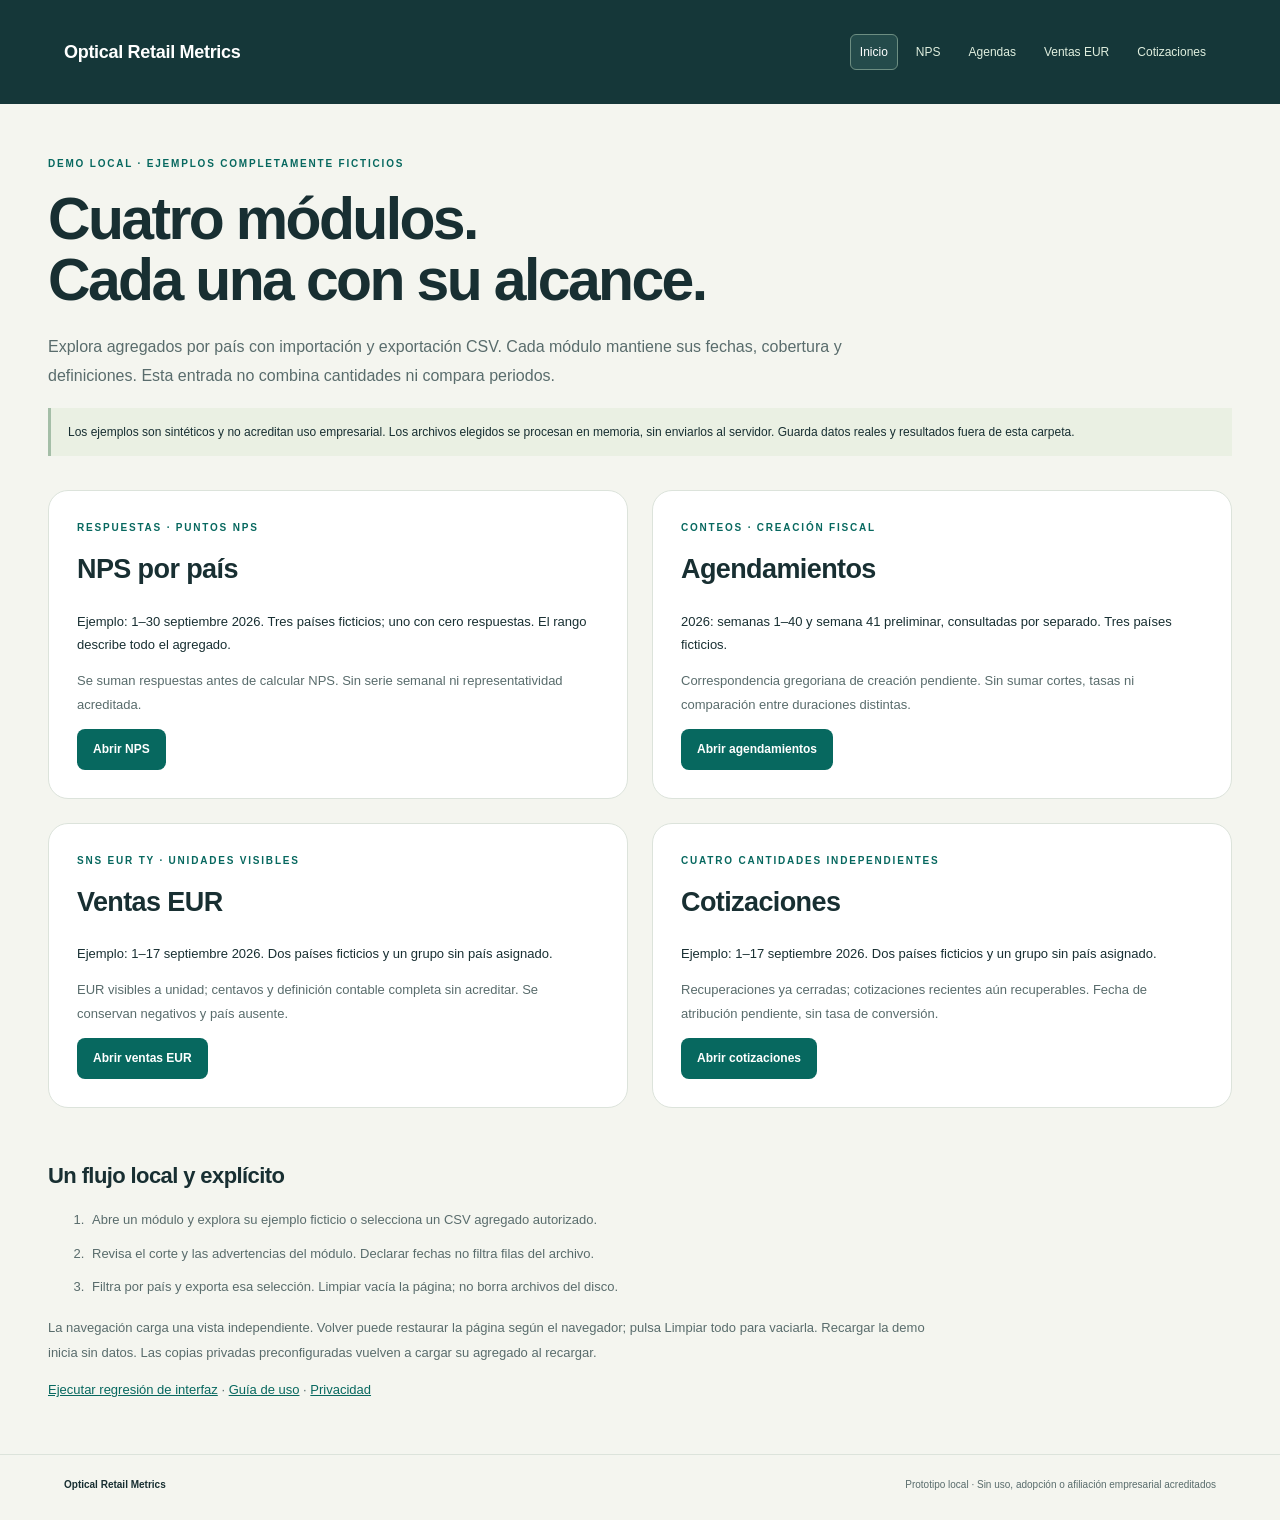
<file: home.html>
<!doctype html>
<html lang="es">
<head>
  <meta charset="utf-8">
  <meta name="viewport" content="width=device-width,initial-scale=1">
  <meta http-equiv="Content-Security-Policy" content="default-src 'none'; script-src 'self'; style-src 'self'; connect-src 'none'; img-src 'none'; object-src 'none'; base-uri 'none'; form-action 'none'">
  <meta name="referrer" content="no-referrer">
  <title>Optical Retail Metrics · Inicio local</title>
  <link rel="stylesheet" href="styles.css">
  <link rel="stylesheet" href="navigation.css">
  <link rel="stylesheet" href="home.css">
</head>
<body>
  <a class="skip" href="#main">Saltar al contenido</a>
  <header class="topbar">
    <div class="brand">Optical Retail Metrics</div>
    <nav class="module-nav" aria-label="Módulos">
      <a href="home.html" aria-current="page">Inicio</a><a href="index.html">NPS</a><a href="agendamientos.html">Agendas</a><a href="ventas.html">Ventas EUR</a><a href="cotizaciones.html">Cotizaciones</a>
    </nav>
  </header>
  <main id="main" class="home-main">
    <p class="eyebrow" id="home-mode">DEMO LOCAL · EJEMPLOS COMPLETAMENTE FICTICIOS</p>
    <h1>Cuatro módulos.<br>Cada una con su alcance.</h1>
    <p class="home-intro">Explora agregados por país con importación y exportación CSV. Cada módulo mantiene sus fechas, cobertura y definiciones. Esta entrada no combina cantidades ni compara periodos.</p>
    <p class="notice" id="home-privacy">Los ejemplos son sintéticos y no acreditan uso empresarial. Los archivos elegidos se procesan en memoria, sin enviarlos al servidor. Guarda datos reales y resultados fuera de esta carpeta.</p>
    <section class="module-grid" aria-label="Elegir módulo">
      <article class="panel module-card" data-module="nps">
        <p class="eyebrow">RESPUESTAS · PUNTOS NPS</p><h2>NPS por país</h2>
        <p class="module-scope">Ejemplo: 1–30 septiembre 2026. Tres países ficticios; uno con cero respuestas. El rango describe todo el agregado.</p>
        <p class="module-limit">Se suman respuestas antes de calcular NPS. Sin serie semanal ni representatividad acreditada.</p>
        <a class="button primary" href="index.html">Abrir NPS</a>
      </article>
      <article class="panel module-card" data-module="agenda">
        <p class="eyebrow">CONTEOS · CREACIÓN FISCAL</p><h2>Agendamientos</h2>
        <p class="module-scope">2026: semanas 1–40 y semana 41 preliminar, consultadas por separado. Tres países ficticios.</p>
        <p class="module-limit">Correspondencia gregoriana de creación pendiente. Sin sumar cortes, tasas ni comparación entre duraciones distintas.</p>
        <a class="button primary" href="agendamientos.html">Abrir agendamientos</a>
      </article>
      <article class="panel module-card" data-module="sales">
        <p class="eyebrow">SNS EUR TY · UNIDADES VISIBLES</p><h2>Ventas EUR</h2>
        <p class="module-scope">Ejemplo: 1–17 septiembre 2026. Dos países ficticios y un grupo sin país asignado.</p>
        <p class="module-limit">EUR visibles a unidad; centavos y definición contable completa sin acreditar. Se conservan negativos y país ausente.</p>
        <a class="button primary" href="ventas.html">Abrir ventas EUR</a>
      </article>
      <article class="panel module-card" data-module="quotes">
        <p class="eyebrow">CUATRO CANTIDADES INDEPENDIENTES</p><h2>Cotizaciones</h2>
        <p class="module-scope">Ejemplo: 1–17 septiembre 2026. Dos países ficticios y un grupo sin país asignado.</p>
        <p class="module-limit">Recuperaciones ya cerradas; cotizaciones recientes aún recuperables. Fecha de atribución pendiente, sin tasa de conversión.</p>
        <a class="button primary" href="cotizaciones.html">Abrir cotizaciones</a>
      </article>
    </section>
    <section class="home-notes" aria-labelledby="how-title">
      <h2 id="how-title">Un flujo local y explícito</h2>
      <ol><li>Abre un módulo y explora su ejemplo ficticio o selecciona un CSV agregado autorizado.</li><li>Revisa el corte y las advertencias del módulo. Declarar fechas no filtra filas del archivo.</li><li>Filtra por país y exporta esa selección. Limpiar vacía la página; no borra archivos del disco.</li></ol>
      <p>La navegación carga una vista independiente. Volver puede restaurar la página según el navegador; pulsa Limpiar todo para vaciarla. Recargar la demo inicia sin datos. Las copias privadas preconfiguradas vuelven a cargar su agregado al recargar.</p>
      <p><a href="regression.html">Ejecutar regresión de interfaz</a> · <a href="README.md">Guía de uso</a> · <a href="docs/PRIVACY.md">Privacidad</a></p>
    </section>
  </main>
  <footer><span>Optical Retail Metrics</span><span>Prototipo local · Sin uso, adopción o afiliación empresarial acreditados</span></footer>
</body>
</html>
</file>
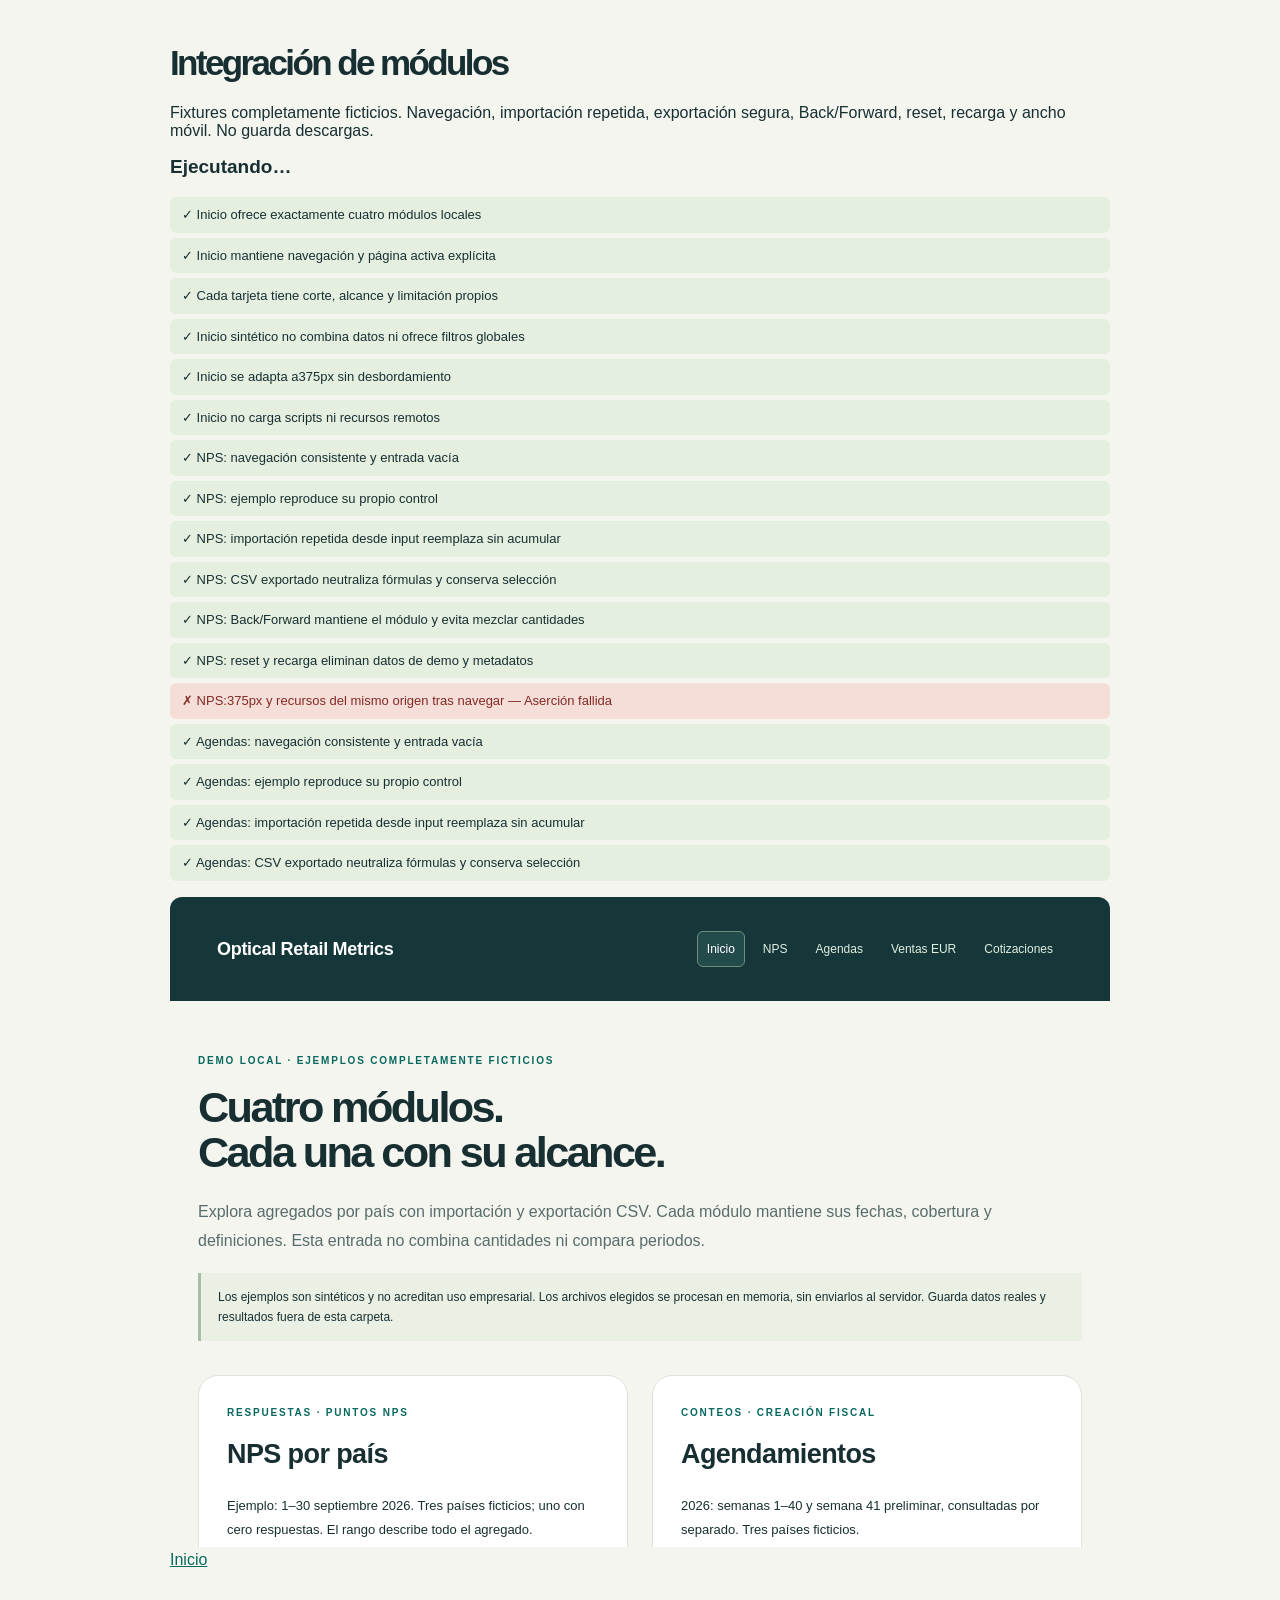
<file: integration-tests.html>
<!doctype html><html lang="es"><head><meta charset="utf-8"><meta name="viewport" content="width=device-width,initial-scale=1"><meta http-equiv="Content-Security-Policy" content="default-src 'none'; script-src 'self'; style-src 'self' 'unsafe-inline'; frame-src 'self'; connect-src 'none'; object-src 'none'; base-uri 'none'"><title>Integración de módulos</title><link rel="stylesheet" href="styles.css"><script src="integration-tests.js" defer></script></head><body><main class="test-page"><h1>Integración de módulos</h1><p>Fixtures completamente ficticios. Navegación, importación repetida, exportación segura, Back/Forward, reset, recarga y ancho móvil. No guarda descargas.</p><p id="test-summary" role="status">Ejecutando…</p><ol id="test-results"></ol><iframe id="app" title="Módulos en integración"></iframe><p><a href="home.html">Inicio</a></p></main></body></html>
</file>
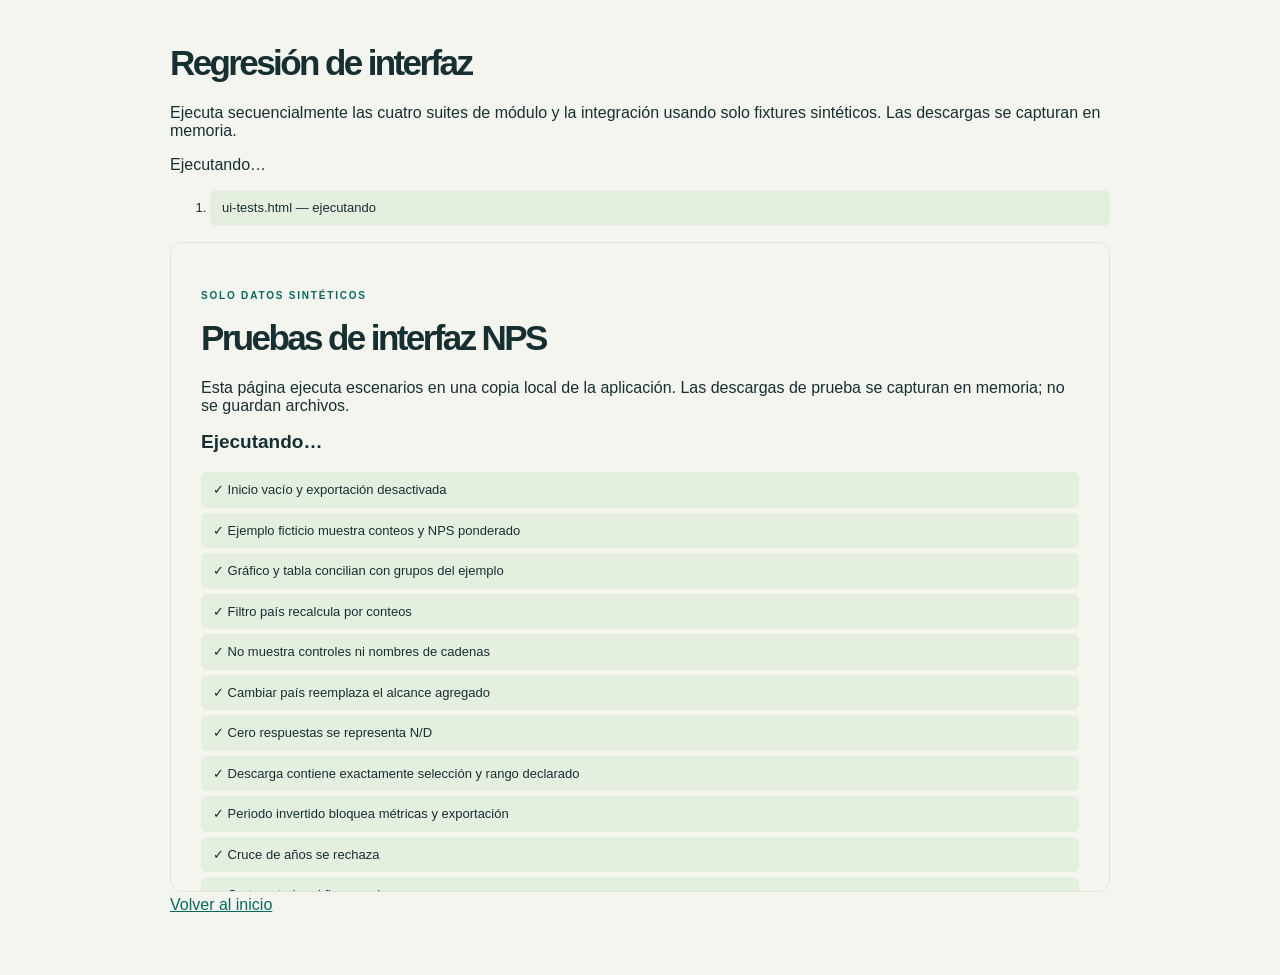
<file: regression.html>
<!doctype html><html lang="es"><head><meta charset="utf-8"><meta name="viewport" content="width=device-width,initial-scale=1"><meta http-equiv="Content-Security-Policy" content="default-src 'none'; script-src 'self'; style-src 'self'; frame-src 'self'; connect-src 'none'; object-src 'none'; base-uri 'none'"><title>Regresión de interfaz</title><link rel="stylesheet" href="styles.css"><script src="regression.js" defer></script></head><body><main class="test-page"><h1>Regresión de interfaz</h1><p>Ejecuta secuencialmente las cuatro suites de módulo y la integración usando solo fixtures sintéticos. Las descargas se capturan en memoria.</p><p id="regression-summary" role="status">Ejecutando…</p><ol id="regression-results"></ol><iframe id="suite" title="Suite en ejecución"></iframe><p><a href="home.html">Volver al inicio</a></p></main></body></html>
</file>
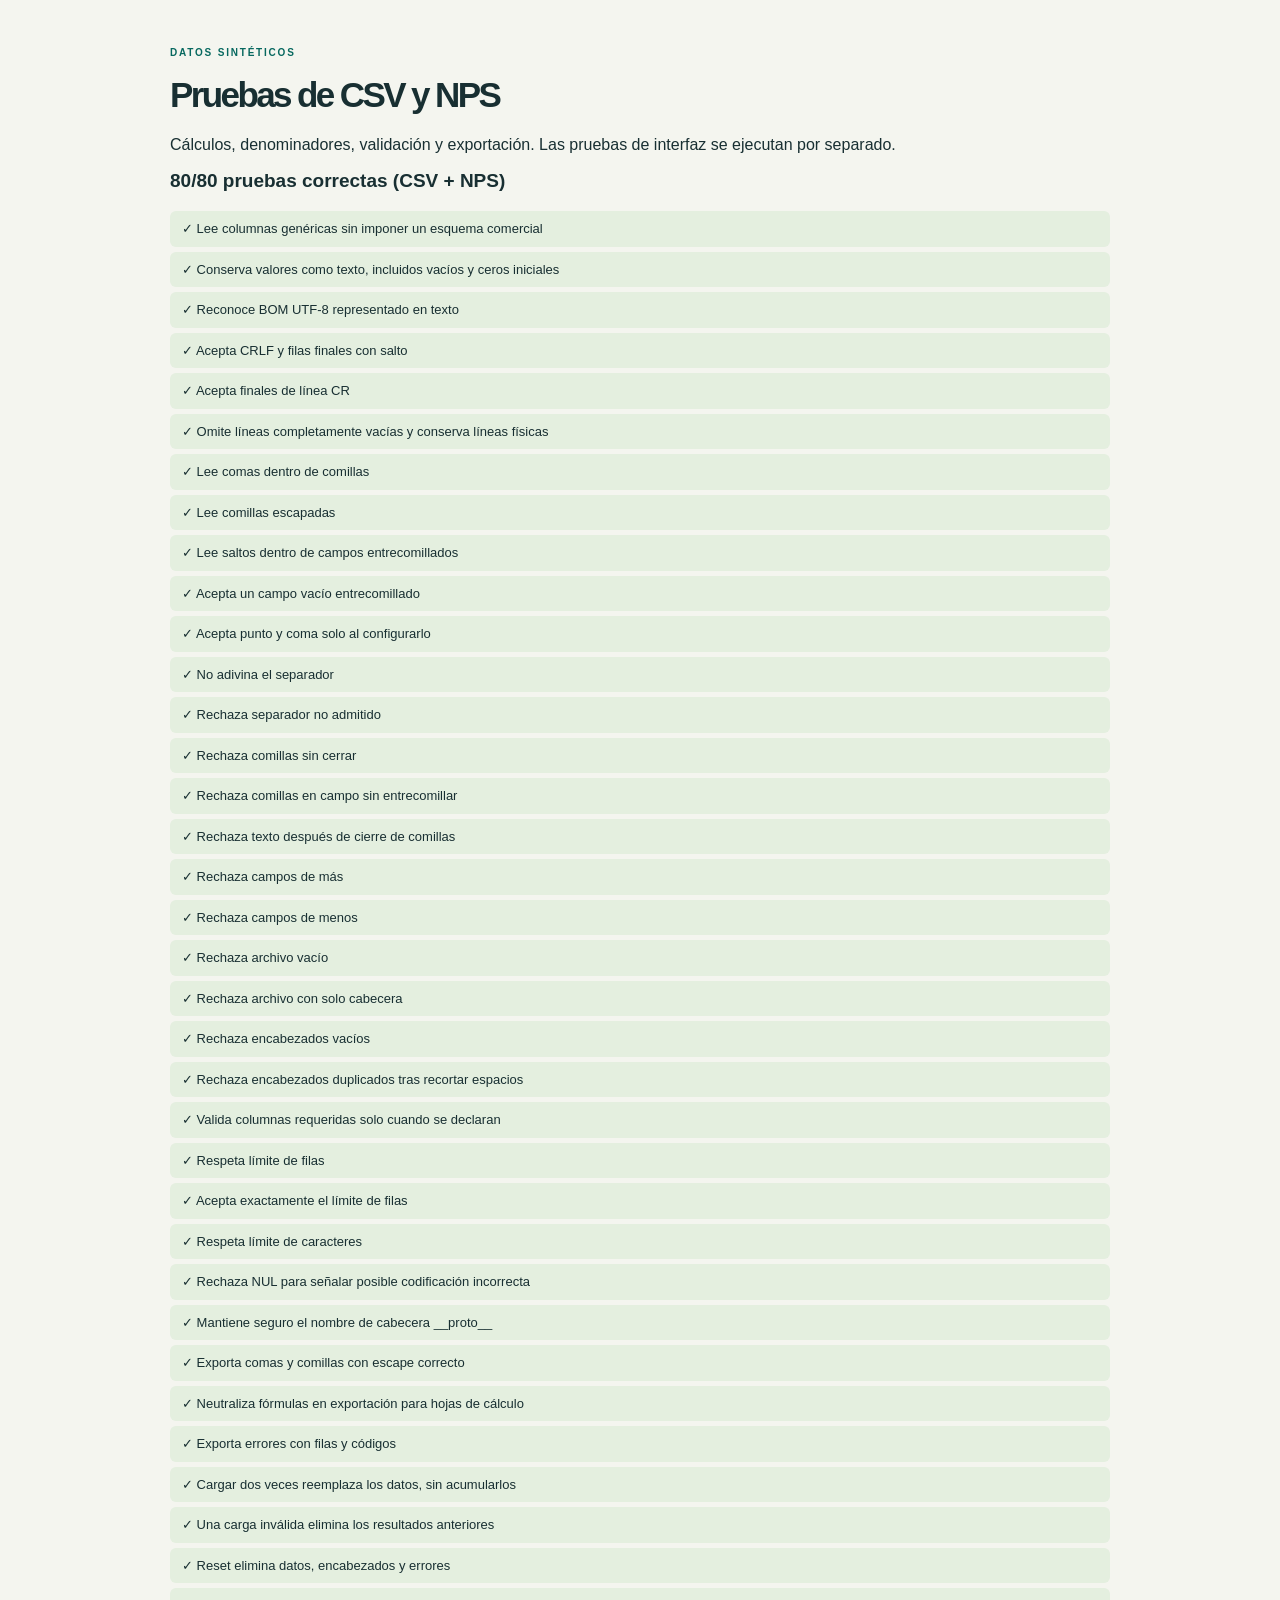
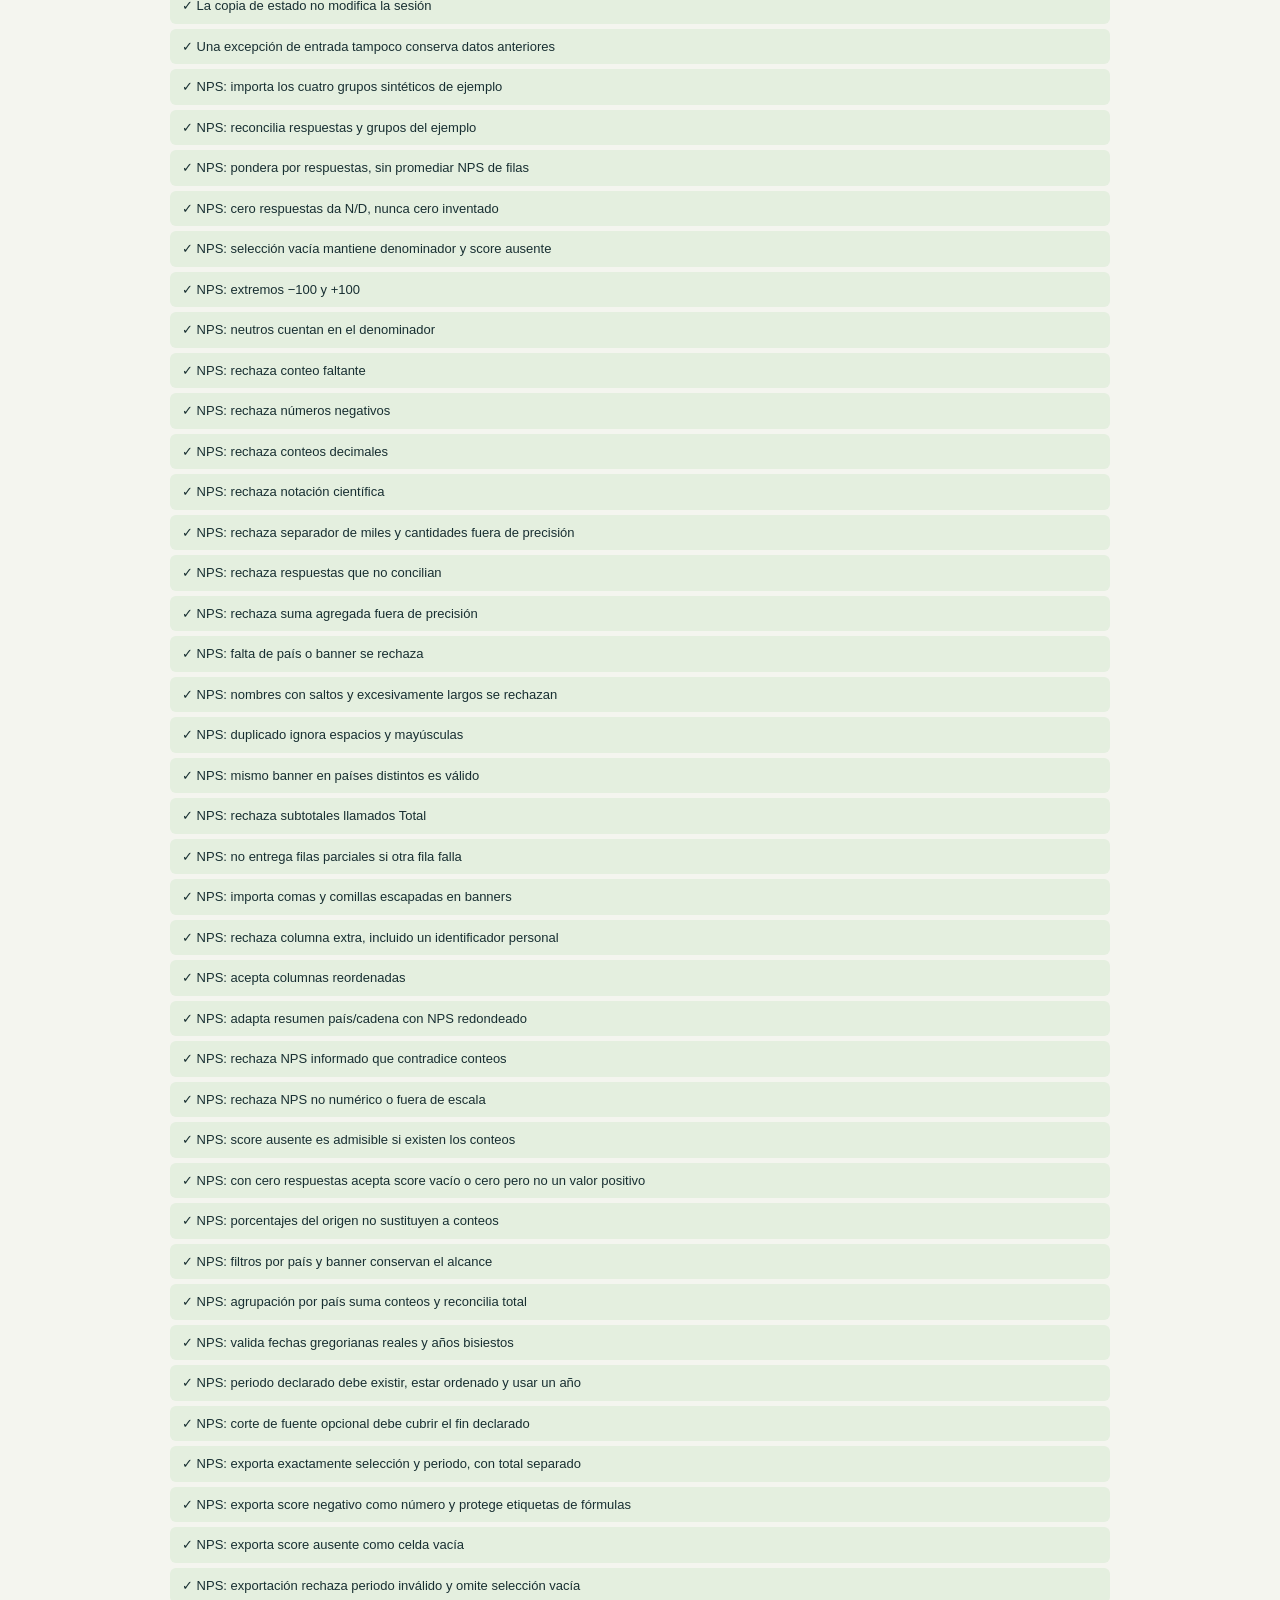
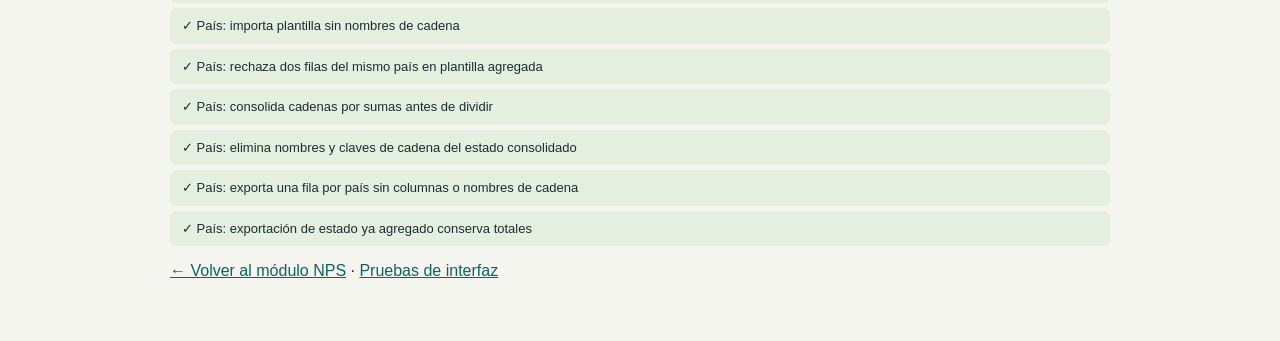
<file: tests.html>
<!doctype html>
<html lang="es"><head><meta charset="utf-8"><meta name="viewport" content="width=device-width,initial-scale=1"><meta http-equiv="Content-Security-Policy" content="default-src 'none'; script-src 'self'; style-src 'self'; connect-src 'none'; object-src 'none'; base-uri 'none'; form-action 'none'"><title>Pruebas · CSV y NPS</title><link rel="stylesheet" href="styles.css"><script src="csv.js" defer></script><script src="nps.js" defer></script><script src="tests.js" defer></script><script src="nps-tests.js" defer></script></head><body><main class="test-page"><p class="eyebrow">DATOS SINTÉTICOS</p><h1>Pruebas de CSV y NPS</h1><p>Cálculos, denominadores, validación y exportación. Las pruebas de interfaz se ejecutan por separado.</p><p id="test-summary" role="status">Ejecutando…</p><ol id="test-results"></ol><p><a href="index.html">← Volver al módulo NPS</a> · <a href="ui-tests.html">Pruebas de interfaz</a></p></main></body></html>
</file>
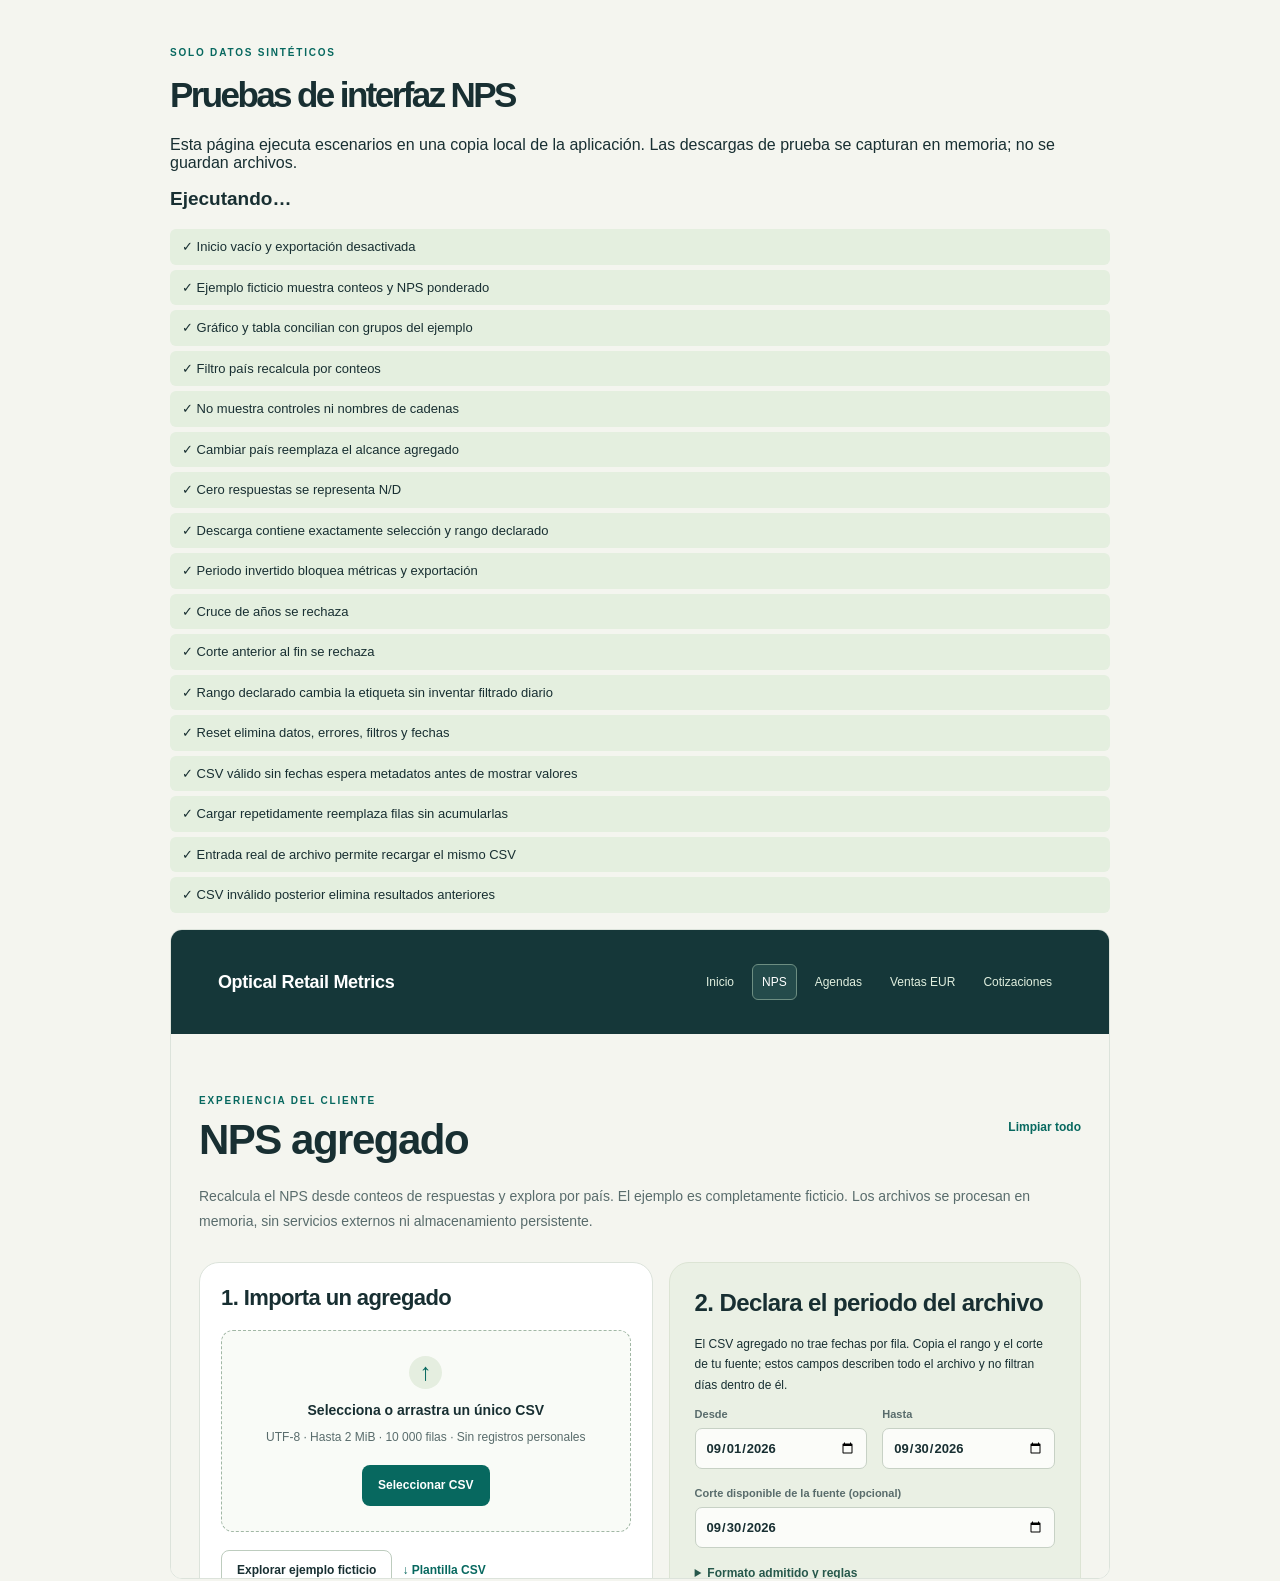
<file: ui-tests.html>
<!doctype html>
<html lang="es"><head><meta charset="utf-8"><meta name="viewport" content="width=device-width,initial-scale=1"><meta http-equiv="Content-Security-Policy" content="default-src 'none'; script-src 'self'; style-src 'self'; frame-src 'self'; connect-src 'none'; object-src 'none'; base-uri 'none'"><title>Pruebas de interfaz NPS</title><link rel="stylesheet" href="styles.css"><script src="ui-tests.js" defer></script></head><body><main class="test-page"><p class="eyebrow">SOLO DATOS SINTÉTICOS</p><h1>Pruebas de interfaz NPS</h1><p>Esta página ejecuta escenarios en una copia local de la aplicación. Las descargas de prueba se capturan en memoria; no se guardan archivos.</p><p id="test-summary" role="status">Ejecutando…</p><ol id="test-results"></ol><iframe id="app" src="index.html" title="Aplicación NPS bajo prueba" class="ui-frame"></iframe><p><a href="index.html">Abrir demo NPS</a> · <a href="tests.html">Pruebas de lógica</a></p></main></body></html>
</file>
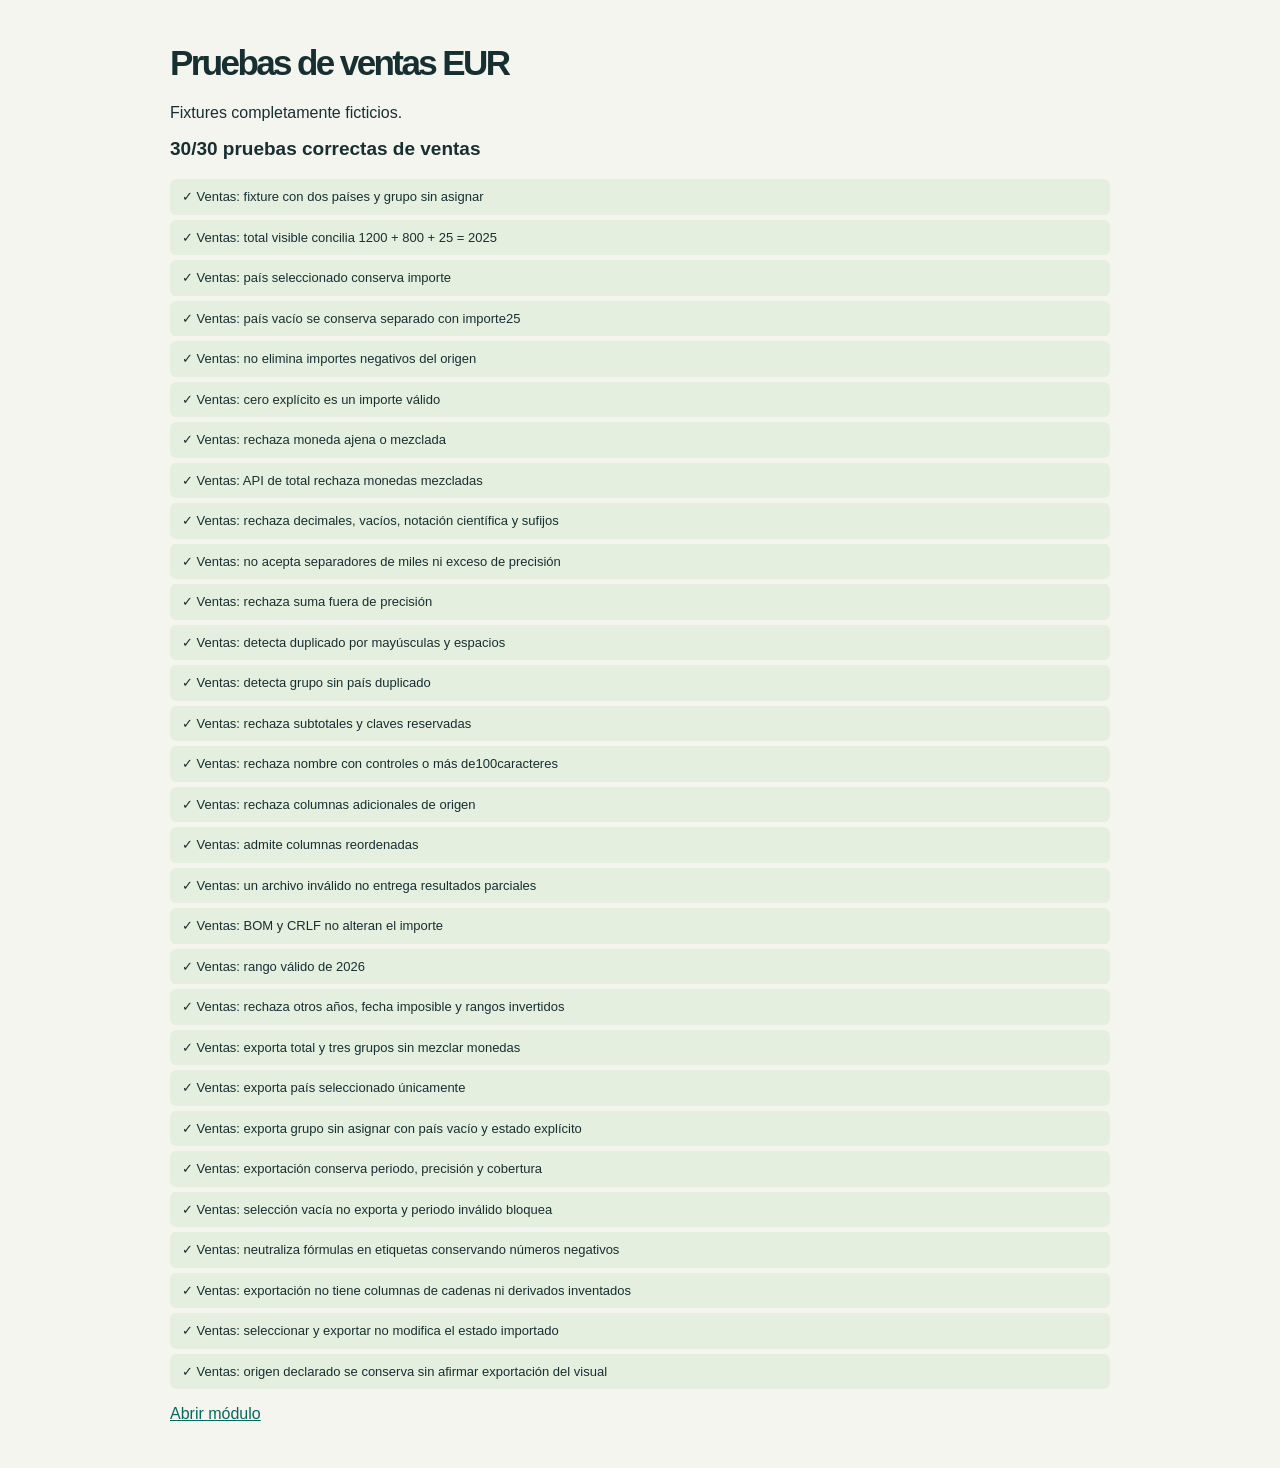
<file: ventas-tests.html>
<!doctype html><html lang="es"><head><meta charset="utf-8"><meta name="viewport" content="width=device-width,initial-scale=1"><meta http-equiv="Content-Security-Policy" content="default-src 'none'; script-src 'self'; style-src 'self'; connect-src 'none'; object-src 'none'; base-uri 'none'; form-action 'none'"><title>Pruebas de ventas</title><link rel="stylesheet" href="styles.css"><script src="csv.js" defer></script><script src="ventas.js" defer></script><script src="ventas-tests.js" defer></script></head><body><main class="test-page"><h1>Pruebas de ventas EUR</h1><p>Fixtures completamente ficticios.</p><p id="test-summary" role="status">Ejecutando…</p><ol id="test-results"></ol><a href="ventas.html">Abrir módulo</a></main></body></html>
</file>
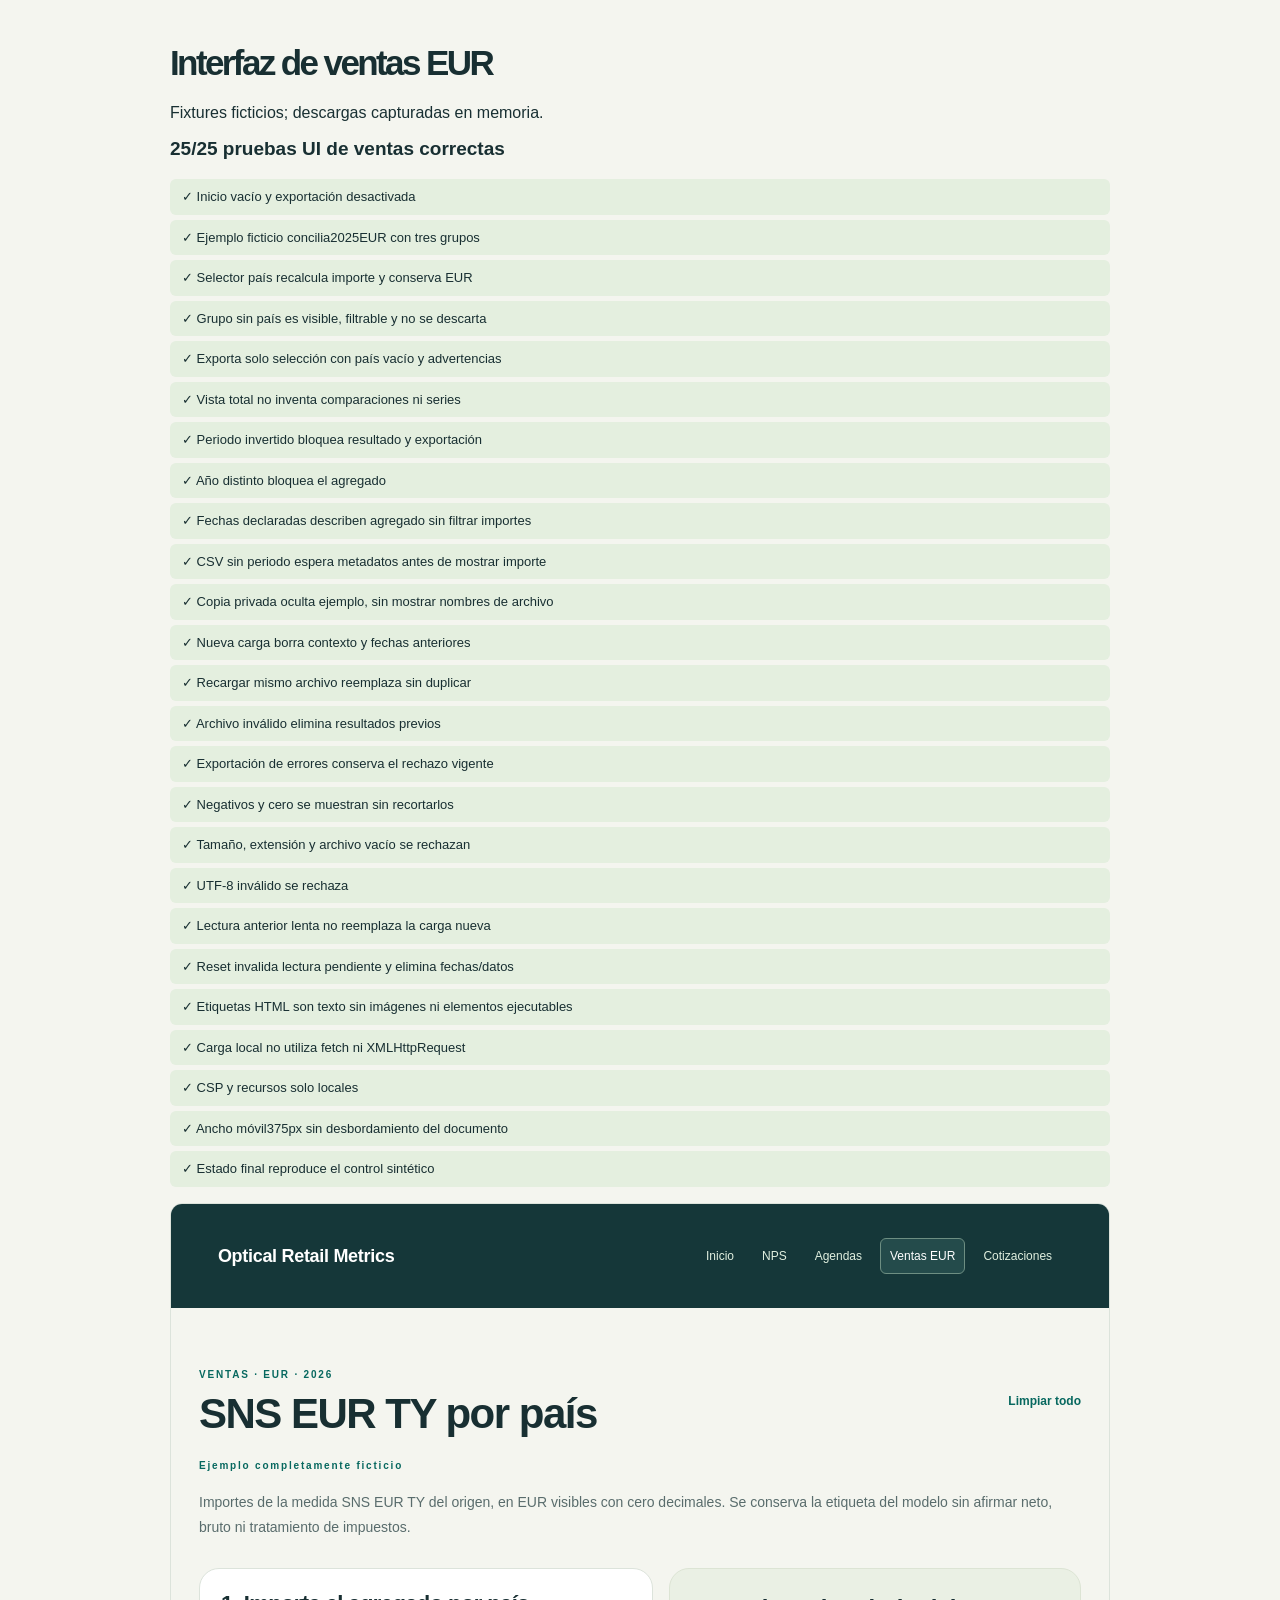
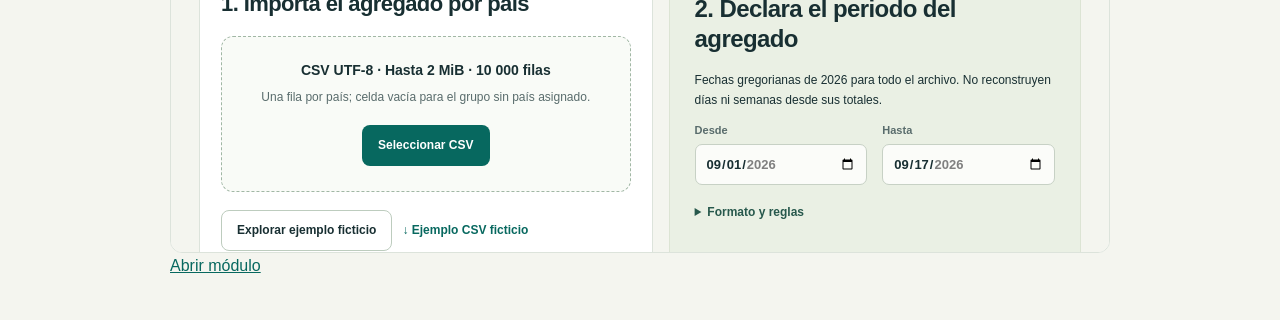
<file: ventas-ui-tests.html>
<!doctype html><html lang="es"><head><meta charset="utf-8"><meta name="viewport" content="width=device-width,initial-scale=1"><meta http-equiv="Content-Security-Policy" content="default-src 'none'; script-src 'self'; style-src 'self' 'unsafe-inline'; frame-src 'self'; connect-src 'none'; object-src 'none'; base-uri 'none'; form-action 'none'"><title>Pruebas UI ventas</title><link rel="stylesheet" href="styles.css"><script src="ventas-ui-tests.js" defer></script></head><body><main class="test-page"><h1>Interfaz de ventas EUR</h1><p>Fixtures ficticios; descargas capturadas en memoria.</p><p id="test-summary" role="status">Ejecutando…</p><ol id="test-results"></ol><iframe id="app" title="Aplicación ventas en prueba" src="ventas.html"></iframe><a href="ventas.html">Abrir módulo</a></main></body></html>
</file>
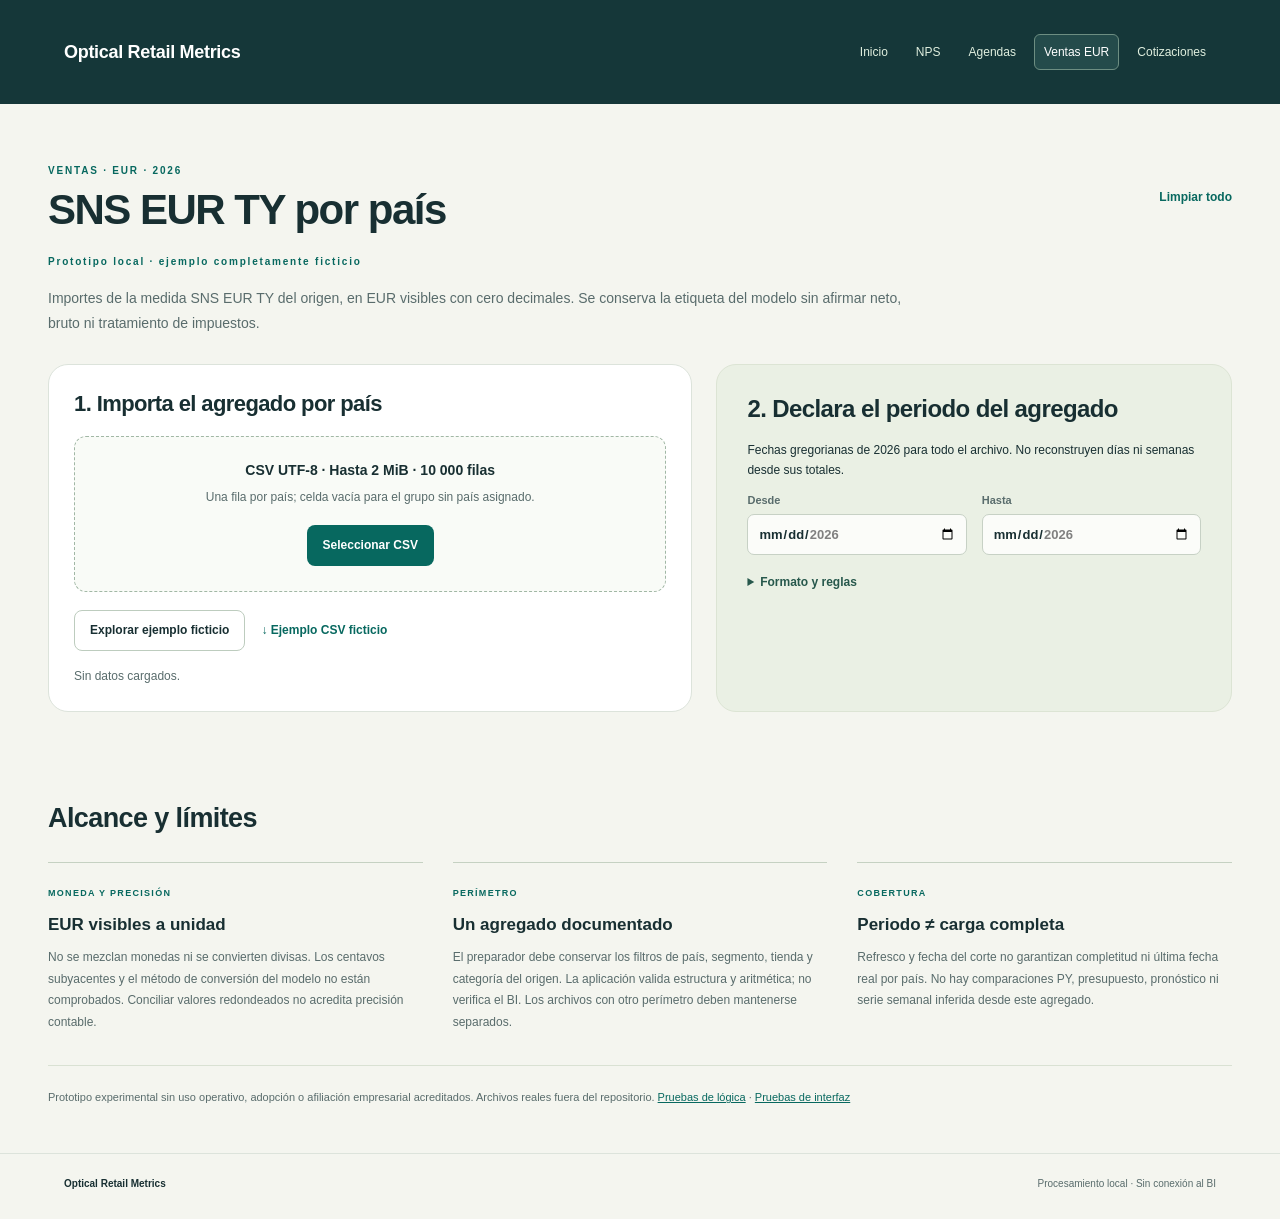
<file: ventas.html>
<!doctype html><html lang="es"><head><meta charset="utf-8"><meta name="viewport" content="width=device-width,initial-scale=1"><meta http-equiv="Content-Security-Policy" content="default-src 'none'; script-src 'self'; style-src 'self' 'unsafe-inline'; connect-src 'none'; img-src 'none'; object-src 'none'; base-uri 'none'; form-action 'none'"><meta name="referrer" content="no-referrer"><title>Ventas EUR por país · Prototipo local</title><link rel="stylesheet" href="styles.css"><link rel="stylesheet" href="ventas.css"><script src="csv.js" defer></script><script src="ventas.js" defer></script><script src="ventas-app.js" defer></script><link rel="stylesheet" href="navigation.css"></head><body><a class="skip" href="#main">Saltar al contenido</a><header class="topbar"><div class="brand">Optical Retail Metrics</div><nav class="module-nav" aria-label="Módulos"><a href="home.html">Inicio</a><a href="index.html">NPS</a><a href="agendamientos.html">Agendas</a><a href="ventas.html" aria-current="page">Ventas EUR</a><a href="cotizaciones.html">Cotizaciones</a></nav></header><main id="main" class="app-main"><div class="workspace-heading"><div><p class="eyebrow">VENTAS · EUR · 2026</p><h1 class="app-title">SNS EUR TY por país</h1></div><button id="reset" class="text-button" type="button">Limpiar todo</button></div><p id="mode-note" class="eyebrow">Prototipo local · ejemplo completamente ficticio</p><p class="app-intro">Importes de la medida SNS EUR TY del origen, en EUR visibles con cero decimales. Se conserva la etiqueta del modelo sin afirmar neto, bruto ni tratamiento de impuestos.</p><div class="import-grid"><section class="panel import-panel"><h2>1. Importa el agregado por país</h2><div class="dropzone"><strong>CSV UTF-8 · Hasta 2 MiB · 10 000 filas</strong><p>Una fila por país; celda vacía para el grupo sin país asignado.</p><label class="button primary file-label" for="file">Seleccionar CSV</label><input type="file" id="file" accept=".csv,text/csv"></div><div class="import-actions"><button id="example" class="button secondary" type="button">Explorar ejemplo ficticio</button><button id="template" class="text-button" type="button">↓ Ejemplo CSV ficticio</button></div><p id="status" class="status" role="status" aria-live="polite">Sin datos cargados.</p></section><section class="panel contract"><h2>2. Declara el periodo del agregado</h2><p>Fechas gregorianas de 2026 para todo el archivo. No reconstruyen días ni semanas desde sus totales.</p><div class="period-fields"><label>Desde<input id="period-start" type="date" min="2026-01-01" max="2026-12-31"></label><label>Hasta<input id="period-end" type="date" min="2026-01-01" max="2026-12-31"></label></div><p id="period-message" class="status bad" role="status"></p><details><summary>Formato y reglas</summary><p><code>pais,moneda,importe_eur</code></p><p>Moneda EUR explícita e importes enteros visibles, sin multiplicadores ni separadores de miles. Se rechazan monedas distintas, columnas extra, duplicados y subtotales. Se permite importe negativo del origen; no se descarta ni convierte en cero.</p></details></section></div><section id="errors" class="panel error-panel" hidden><div class="section-head"><h2>Revisa el CSV</h2><button id="export-errors" class="button secondary" type="button">↓ Exportar errores</button></div><p id="error-summary"></p><div class="table-scroll"><table><thead><tr><th>Fila</th><th>Código</th><th>Corrección</th></tr></thead><tbody id="error-body"></tbody></table></div></section><section id="workspace" hidden aria-labelledby="results-title"><div class="workspace-heading"><h2 id="results-title">Importe del alcance seleccionado</h2><button id="export-results" class="button secondary" type="button" disabled>↓ Exportar selección</button></div><div class="panel filters sales-filters"><label>País<select id="country"></select></label></div><p id="selection-note" class="selection-note"></p><p id="unassigned-note" class="notice" role="status" hidden></p><div id="metrics" class="metrics sales-metrics"></div><div class="panel chart-panel"><h3>SNS EUR TY por país</h3><p class="muted">Importes visibles en EUR. Cero al centro; escala simétrica ajustada al máximo absoluto de la selección. El importe se indica junto a cada barra.</p><div id="country-chart"></div></div><div class="panel stores-panel"><div class="section-head"><h3>Detalle de la selección</h3></div><div class="table-scroll"><table><caption class="sr-only">Importes EUR por país y estado de asignación</caption><thead><tr><th scope="col">País</th><th scope="col">SNS EUR TY</th><th scope="col">País en origen</th></tr></thead><tbody id="detail-body"></tbody></table></div><p id="source-note" class="table-foot"></p></div></section><section class="definitions"><h2>Alcance y límites</h2><div class="definition-grid"><article><span>MONEDA Y PRECISIÓN</span><h3>EUR visibles a unidad</h3><p>No se mezclan monedas ni se convierten divisas. Los centavos subyacentes y el método de conversión del modelo no están comprobados. Conciliar valores redondeados no acredita precisión contable.</p></article><article><span>PERÍMETRO</span><h3>Un agregado documentado</h3><p>El preparador debe conservar los filtros de país, segmento, tienda y categoría del origen. La aplicación valida estructura y aritmética; no verifica el BI. Los archivos con otro perímetro deben mantenerse separados.</p></article><article><span>COBERTURA</span><h3>Periodo ≠ carga completa</h3><p>Refresco y fecha del corte no garantizan completitud ni última fecha real por país. No hay comparaciones PY, presupuesto, pronóstico ni serie semanal inferida desde este agregado.</p></article></div><p class="limitations">Prototipo experimental sin uso operativo, adopción o afiliación empresarial acreditados. Archivos reales fuera del repositorio. <a href="ventas-tests.html">Pruebas de lógica</a> · <a href="ventas-ui-tests.html">Pruebas de interfaz</a></p></section></main><footer><span>Optical Retail Metrics</span><span>Procesamiento local · Sin conexión al BI</span></footer></body></html>
</file>
<file: styles.css>
:root{--ink:#182f32;--muted:#596c6c;--paper:#f4f5ef;--white:#fff;--line:#dce3db;--teal:#07685f;--mint:#dcf0df;--red:#9b352c;--peach:#fff1e8;--radius:20px;font-family:-apple-system,BlinkMacSystemFont,"Segoe UI",sans-serif;color:var(--ink);background:var(--paper);font-synthesis:none}*{box-sizing:border-box}body{margin:0}button,input,select{font:inherit}button,a,input,select,label.file-label{touch-action:manipulation}button{cursor:pointer}button:disabled{opacity:.5;cursor:not-allowed}a{color:var(--teal)}button:focus-visible,input:focus-visible,select:focus-visible,a:focus-visible,summary:focus-visible{outline:3px solid #c65d2d;outline-offset:4px}[hidden]{display:none!important}.skip{position:absolute;top:-100px;background:#fff;padding:12px;z-index:10}.skip:focus{top:0}.topbar{min-height:104px;padding:24px 5vw;display:flex;justify-content:space-between;gap:24px;align-items:center;background:#153739;color:#fff}.brand{display:flex;align-items:center;gap:14px;font-size:18px;font-weight:650;letter-spacing:-.3px}.brand-icon{font-size:38px;color:#b9d9a7;font-weight:400}.brand small{display:block;color:#c0d1cd;font-size:9px;letter-spacing:1.8px;margin-top:7px;font-weight:600}.local-badge{border:1px solid #587573;border-radius:25px;padding:9px 14px;font-size:12px;white-space:nowrap}.local-badge span{color:#bae2ad;font-size:10px;margin-right:5px}main{max-width:1336px;margin:auto;padding:0 48px}.hero{display:grid;grid-template-columns:1.35fr 1fr;gap:80px;align-items:center;padding:65px 0 42px}.eyebrow{font-size:10px;letter-spacing:1.8px;line-height:1.6;font-weight:750;color:var(--teal);margin:0 0 16px}h1{font-size:clamp(40px,4.8vw,65px);line-height:1.04;letter-spacing:-2.6px;font-weight:650;margin:0 0 23px}h2,h3,p{margin-top:0}h2{font-size:22px;letter-spacing:-.6px;line-height:1.25;font-weight:650}h3{font-size:17px;font-weight:650;line-height:1.35}.intro{font-size:16px;color:var(--muted);line-height:1.7;max-width:490px;margin-bottom:0}.privacy{border-left:1px solid #cad5c8;padding:10px 0 8px 34px;max-width:450px}.privacy-symbol{display:block;font-size:32px;color:var(--teal);margin-bottom:11px}.privacy h2{font-size:21px;margin-bottom:12px}.privacy p{font-size:13px;line-height:1.7;margin-bottom:11px}.privacy p:last-child{margin-bottom:0}.muted{color:var(--muted)}.import-grid{display:grid;grid-template-columns:1.25fr 1fr;gap:24px;margin:0 0 34px}.panel{background:var(--white);border:1px solid var(--line);border-radius:var(--radius)}.import-panel{padding:25px}.section-head{display:flex;justify-content:space-between;align-items:center;gap:20px;margin-bottom:21px}.section-head>div{display:flex;align-items:center;gap:12px}.section-head h2{margin:0;font-size:19px}.step{font-size:10px;letter-spacing:1px;border:1px solid #d0d9ce;border-radius:50%;height:29px;width:29px;display:inline-flex;align-items:center;justify-content:center;color:var(--teal);flex-shrink:0}.text-button{border:0;background:transparent;padding:8px 0;color:var(--teal);font-size:12px;font-weight:650}.dropzone{border:1px dashed #a1b7a5;border-radius:12px;padding:25px 20px;text-align:center;background:#f9fbf7;transition:background .1s}.dropzone.dragging{background:var(--mint);border-color:var(--teal)}.upload-icon{display:block;width:33px;height:33px;border-radius:50%;background:#e5eee0;color:var(--teal);margin:0 auto 13px;font-size:24px;line-height:31px}.dropzone strong{font-size:14px;font-weight:650;display:block}.dropzone p{font-size:12px;line-height:1.7;color:var(--muted);margin:9px 0 18px}.button{display:inline-flex;align-items:center;justify-content:center;border-radius:8px;font-size:12px;font-weight:650;padding:11px 15px;min-height:39px;line-height:1.4;border:1px solid transparent;text-decoration:none}.primary{background:var(--teal);color:white}.primary:hover{background:#084c48}.secondary{background:#fff;border-color:#bdccbe;color:var(--ink)}.secondary:hover{background:#f0f6ed}.file-label{cursor:pointer}#file{position:absolute;width:1px;height:1px;opacity:0;overflow:hidden}#file:focus-visible+.unused{outline:3px solid #c65d2d}.dropzone:focus-within{outline:3px solid #c65d2d;outline-offset:3px}.import-actions{display:flex;gap:16px;align-items:center;flex-wrap:wrap;margin-top:18px}.status{margin:16px 0 0;color:var(--muted);font-size:12px;line-height:1.6;overflow-wrap:anywhere}.status.bad{color:var(--red)}.contract{padding:29px 30px;background:#eaf0e4;border-color:#dce4d4}.contract .eyebrow{margin-bottom:11px}.contract h2{font-size:24px;margin-bottom:16px}.contract p{font-size:12px;line-height:1.7;margin-bottom:13px}.format-example{background:#dfe8d7;padding:12px 14px;border-radius:8px;line-height:1.7;margin-bottom:12px;font-size:11px;color:#2b4d40;overflow-wrap:anywhere}code{font-family:ui-monospace,SFMono-Regular,Consolas,monospace;font-size:.95em}summary{font-size:12px;font-weight:650;cursor:pointer;line-height:1.5;color:#27584c}details p:first-of-type{margin-top:14px}.error-panel{padding:25px;margin-bottom:34px;border-color:#dbb6aa;background:#fffaf7}.error-dot{background:#f2dfd5;color:var(--red);display:inline-flex;justify-content:center;align-items:center;border-radius:50%;width:28px;height:28px;font-weight:bold}.error-panel>p{font-size:13px;color:var(--red)}.workspace-heading{display:flex;justify-content:space-between;align-items:center;gap:20px;margin-top:47px;margin-bottom:22px}.workspace-heading .eyebrow{margin-bottom:9px}.workspace-heading h2{font-size:28px;margin:0}.filters{padding:20px 23px;display:grid;grid-template-columns:1fr 1.6fr 1fr 1fr;gap:18px}label{display:block;font-size:11px;font-weight:650;color:var(--muted)}input[type=date],select{display:block;width:100%;min-width:0;min-height:41px;border:1px solid #c7d1c5;background:#fbfcf9;border-radius:7px;color:var(--ink);padding:9px 10px;margin-top:8px;font-size:13px}.filter-message{grid-column:1/-1;margin:0;font-size:12px;color:var(--red)}.filter-message:empty{display:none}.selection-note{font-size:12px;color:var(--muted);margin:20px 0 14px;line-height:1.6;overflow-wrap:anywhere}.metrics{display:grid;grid-template-columns:repeat(3,1fr);gap:15px}.metric{background:#fff;border:1px solid var(--line);border-radius:15px;padding:21px 23px;min-height:142px}.metric:first-child{background:var(--ink);color:#fff;border-color:var(--ink)}.metric-label{font-size:10px;letter-spacing:1.3px;text-transform:uppercase;margin-bottom:17px;font-weight:650;display:block}.metric-value{display:block;font-size:30px;letter-spacing:-.8px;font-weight:650;line-height:1.1;overflow-wrap:anywhere}.metric-detail{font-size:11px;color:var(--muted);display:block;margin-top:12px;line-height:1.5}.metric:first-child .metric-detail{color:#c8ded6}.notice{font-size:12px;line-height:1.7;padding:14px 17px;border-left:3px solid #a4bea7;background:#eaf0e3;margin:17px 0 24px}.comparison{padding:22px 25px;margin-bottom:24px;display:grid;grid-template-columns:1.1fr 1fr;gap:10px 30px}.comparison .eyebrow{margin-bottom:9px;font-size:9px}.comparison h3{margin:0;font-size:16px}.comparison>p{font-size:12px;color:var(--muted);line-height:1.7;margin:0}.comparison-values{display:grid;grid-template-columns:repeat(3,1fr);gap:20px;grid-column:1/-1}.comparison-values:empty{display:none}.comparison-item{padding-top:17px;border-top:1px solid var(--line);margin-top:10px}.comparison-item strong{display:block;font-size:22px;margin:8px 0}.comparison-item span,.comparison-item small{font-size:11px;color:var(--muted);display:block;line-height:1.6}.stores-panel{overflow:hidden}.stores-panel .section-head{padding:24px 25px;margin:0}.tag{font-size:10px;letter-spacing:1px;background:#e8eee1;border-radius:20px;padding:7px 12px}.table-scroll{overflow:auto}table{width:100%;border-collapse:collapse;white-space:nowrap;text-align:right;font-variant-numeric:tabular-nums}th{background:#f4f6ef;font-size:10px;letter-spacing:.3px;color:var(--muted);font-weight:650;padding:13px 16px}td{padding:17px 16px;font-size:12px;border-top:1px solid #e6ebe1}th:first-child,td:first-child{text-align:left;padding-left:25px}td:first-child{font-weight:600;max-width:220px;white-space:normal;overflow-wrap:anywhere}.error-panel table{text-align:left;white-space:normal}.error-panel td{font-weight:400}.error-panel td:last-child{min-width:250px}.table-foot{padding:16px 25px;border-top:1px solid var(--line);font-size:11px;color:var(--muted);line-height:1.6;margin:0}.definitions{padding:56px 0 45px;margin-top:15px}.definitions h2{font-size:27px;margin-bottom:26px}.definition-grid{display:grid;grid-template-columns:repeat(3,1fr);gap:30px}.definition-grid article{border-top:1px solid #c5d1c2;padding-top:19px}.definition-grid span{font-size:9px;letter-spacing:1.3px;color:var(--teal);font-weight:750;line-height:1.7}.definition-grid h3{font-size:17px;margin:13px 0 10px}.definition-grid p{font-size:12px;line-height:1.8;color:var(--muted)}.limitations{font-size:11px;line-height:1.9;color:var(--muted);border-top:1px solid #d9e1d3;padding-top:21px;margin-top:20px;margin-bottom:0}.limitations a{white-space:nowrap}footer{border-top:1px solid var(--line);padding:24px 5vw 30px;display:flex;justify-content:space-between;gap:20px;font-size:10px;color:var(--muted)}footer span:first-child{font-weight:650;color:var(--ink)}.sr-only{position:absolute;width:1px;height:1px;overflow:hidden;clip-path:inset(50%);white-space:nowrap}.test-page{max-width:1000px;margin:auto;padding:45px 30px}.test-page h1{font-size:35px}.test-page li{padding:8px 12px;margin:5px 0;font-size:13px;line-height:1.5;border-radius:6px;background:#e4efdf;overflow-wrap:anywhere}.test-page li.fail{background:#f5ddd8;color:#842b25}.test-page #test-summary{font-size:19px;font-weight:650}.test-page #test-results{padding:0;list-style:none}.test-page iframe{width:100%;height:650px;border:1px solid var(--line);border-radius:12px;background:white}
@media(min-width:1600px){main{padding:0 56px}.topbar{padding-left:max(5vw,calc((100vw - 1240px)/2));padding-right:max(5vw,calc((100vw - 1240px)/2))}}
@media(max-width:950px){main{padding:0 28px}.hero{gap:30px;padding-top:42px}.privacy{padding-left:24px}.import-grid{grid-template-columns:1.1fr 1fr;gap:16px}.contract{padding:25px}.import-panel{padding:21px}.import-actions{gap:10px}.metrics{grid-template-columns:repeat(2,1fr)}.filters{grid-template-columns:repeat(2,1fr)}.comparison{grid-template-columns:1fr}.definition-grid{gap:20px}}
@media(max-width:640px){.topbar{padding:20px;align-items:flex-start;min-height:auto}.brand{font-size:14px;gap:8px}.brand-icon{font-size:28px}.brand small{font-size:7px;letter-spacing:1px}.local-badge{font-size:0;padding:9px}.local-badge span{font-size:10px;margin:0}main{padding:0 20px}.hero{grid-template-columns:1fr;gap:28px;padding:35px 0 28px}h1{font-size:48px;letter-spacing:-2px}.intro{font-size:14px}.privacy{padding:19px 20px;border:1px solid #d2ddcc;border-radius:13px;max-width:none}.privacy-symbol{display:none}.privacy h2{font-size:16px;margin-bottom:7px}.privacy p{font-size:12px}.import-grid{grid-template-columns:1fr}.contract h2{font-size:22px}.section-head{gap:12px}.section-head h2{font-size:17px}.workspace-heading{align-items:flex-start;flex-direction:column;margin-top:36px}.workspace-heading h2{font-size:25px}.filters{padding:18px;gap:14px}.metrics{gap:11px}.metric{padding:18px 15px;min-height:138px}.metric-value{font-size:25px}.metric-label{font-size:9px}.metric-detail{font-size:10px}.comparison{padding:21px}.comparison-values{grid-template-columns:1fr;gap:0}.comparison-item{display:grid;grid-template-columns:1fr 1fr;align-items:center;gap:4px}.comparison-item strong{margin:0;text-align:right}.comparison-item small{grid-column:1/-1}.definition-grid{grid-template-columns:1fr;gap:13px}.definition-grid p{margin-bottom:5px}.definitions{padding-top:39px}.definitions h2{font-size:24px}.error-panel{padding:20px}.error-panel .section-head{align-items:flex-start;flex-direction:column}.stores-panel .section-head{padding:20px}.table-foot{padding:15px 20px}footer{padding:22px 20px;flex-direction:column;gap:10px}}
.app-main{padding-top:12px}.app-title{font-size:42px;letter-spacing:-1.5px;margin:0}.app-intro{font-size:14px;line-height:1.8;color:var(--muted);max-width:880px;margin-bottom:28px}.period-fields{display:grid;grid-template-columns:1fr 1fr;gap:15px;margin-bottom:18px}.nps-filters{grid-template-columns:1fr 1fr}.nps-metrics{grid-template-columns:repeat(3,1fr)}.chart-panel{padding:25px;margin:24px 0}.chart-panel h3{margin-bottom:8px}.chart-panel>p{font-size:12px;line-height:1.7}.country-row{display:grid;grid-template-columns:190px 1fr 58px;gap:18px;align-items:center;margin:22px 0}.country-label strong{display:block;font-size:12px;overflow-wrap:anywhere}.country-label span{font-size:10px;color:var(--muted);display:block;margin-top:5px}.nps-track{height:17px;background:#f0f3eb;position:relative;border-radius:4px}.nps-track:before{content:'';position:absolute;left:50%;height:23px;top:-3px;width:1px;background:#9aaba4}.nps-bar{position:absolute;top:0;height:17px;border-radius:3px;background:#0b786b}.nps-bar.negative{background:#b96650}.country-score{text-align:right;font-size:16px}.chart-scale{display:flex;justify-content:space-between;margin:16px 76px 7px 208px;font-size:10px;color:var(--muted)}.stores-panel .section-head h3{margin:0}.nps-metrics .metric:first-child{background:#173c3d}.error-panel td{overflow-wrap:anywhere}.ui-frame{width:100%;height:600px;border:1px solid var(--line)}
@media(max-width:640px){.app-title{font-size:35px}.nps-metrics{grid-template-columns:1fr}.country-row{grid-template-columns:105px 1fr 46px;gap:10px}.chart-scale{margin-left:115px;margin-right:56px}.chart-panel{padding:20px}.nps-filters{grid-template-columns:1fr}.country-label strong{font-size:11px}.period-fields{gap:10px}}

.topbar a.local-badge{color:inherit;text-decoration:none}
</file>
<file: navigation.css>
.topbar{flex-wrap:wrap}.topbar .brand{flex-shrink:0}.topbar .module-nav{display:flex;flex-wrap:wrap;gap:5px 8px;max-width:100%;white-space:normal;font-size:12px;line-height:1.5;color:#e0efdf}.module-nav a{display:block;color:inherit;padding:8px 9px;border:1px solid transparent;border-radius:6px;text-decoration:none}.module-nav a:hover{background:#244b4b}.module-nav a[aria-current=page]{border-color:#6d8e82;background:#244b4b;color:#fff}.module-nav a:focus-visible{outline-color:#f5bb78}
@media(max-width:640px){.topbar{flex-direction:column;gap:14px}.topbar .brand{font-size:14px}.topbar .module-nav{font-size:11px;gap:4px}.module-nav a{padding:7px 6px}}
</file>
<file: agenda.css>
.module-link{color:#e0efdf;font-size:13px;white-space:nowrap}.agenda-filters{grid-template-columns:1.5fr 1fr}.agenda-metrics{grid-template-columns:minmax(240px,500px)}.agenda-country-row{display:grid;grid-template-columns:190px 1fr 95px;align-items:center;gap:18px;margin:24px 0;font-size:12px}.agenda-country-row>strong{overflow-wrap:anywhere}.agenda-country-row>span{text-align:right;font-variant-numeric:tabular-nums}.agenda-track{height:18px;background:#edf2e9;border-radius:4px;overflow:hidden}.agenda-bar{display:block;height:100%;background:#087568;border-radius:4px}.preliminary{background:#fff1df;border-color:#c17a31;color:#724719}#source-note{line-height:1.8}#calendar-note{font-weight:650}.agenda-filters select{line-height:1.5} .brand>small{margin-left:15px}
@media(max-width:640px){.agenda-filters{grid-template-columns:1fr}.agenda-country-row{grid-template-columns:95px 1fr 56px;gap:10px;font-size:11px}.agenda-metrics{grid-template-columns:1fr}.brand>small{display:none}.module-link{font-size:11px}.agenda-filters select{font-size:12px}}
</file>
<file: cotizaciones.css>
.topbar nav{color:#e0efdf;font-size:13px;white-space:nowrap}.topbar nav a{color:inherit}.quotes-filters{grid-template-columns:1fr 1fr}.quotes-metrics{grid-template-columns:repeat(4,1fr)}.quotes-country-row{display:grid;grid-template-columns:190px 1fr 100px;gap:18px;align-items:center;margin:24px 0;font-size:12px}.quotes-country-row strong{overflow-wrap:anywhere}.quotes-country-row>span{text-align:right;font-variant-numeric:tabular-nums}.quotes-track{height:18px;background:#edf2e9;border-radius:4px;overflow:hidden}.quotes-bar{display:block;height:100%;background:#087568;border-radius:4px}.quotes-window{background:#fff1df;border-color:#c17a31;margin:0 0 30px}.quotes-window strong{display:block;margin-bottom:10px}.quotes-window p{margin-bottom:8px;line-height:1.8}.contract code{overflow-wrap:anywhere}.quotes-metrics .metric-detail{overflow-wrap:anywhere}
@media(max-width:950px){.quotes-metrics{grid-template-columns:repeat(2,1fr)}}@media(max-width:640px){.quotes-filters,.quotes-metrics{grid-template-columns:1fr}.quotes-country-row{grid-template-columns:95px 1fr 65px;gap:10px;font-size:11px}.topbar nav{font-size:9px}.topbar .brand{font-size:11px}}
</file>
<file: home.css>
.home-main{padding-top:52px;padding-bottom:38px}.home-main h1{max-width:850px;font-size:clamp(36px,4.6vw,60px)}.home-intro{font-size:16px;line-height:1.8;color:var(--muted);max-width:840px}.module-grid{display:grid;grid-template-columns:1fr 1fr;gap:24px;margin:34px 0}.module-card{padding:28px;display:flex;flex-direction:column;align-items:flex-start}.module-card h2{font-size:27px}.module-card p{font-size:13px;line-height:1.8}.module-card .eyebrow{font-size:10px}.module-scope{color:var(--ink)}.module-limit{color:var(--muted)}.module-card .button{margin-top:auto}.home-notes{max-width:900px;padding-top:20px}.home-notes li,.home-notes p{font-size:13px;line-height:1.9;color:var(--muted)}.home-notes li{padding-left:4px;margin-bottom:9px}
@media(max-width:640px){.home-main{padding-top:33px}.home-main h1{letter-spacing:-1.5px}.home-intro{font-size:14px}.module-grid{grid-template-columns:1fr;gap:16px}.module-card{padding:23px}.module-card h2{font-size:24px}}
</file>
<file: ventas.css>
.topbar nav{color:#e0efdf;font-size:13px}.topbar nav a{color:inherit}.sales-filters{grid-template-columns:1fr}.sales-metrics{grid-template-columns:minmax(250px,650px)}.sales-country-row{display:grid;grid-template-columns:190px 1fr 140px;gap:18px;align-items:center;margin:24px 0;font-size:12px}.sales-country-row strong{overflow-wrap:anywhere}.sales-country-row>span{text-align:right;font-variant-numeric:tabular-nums}.sales-metrics .metric-value{font-size:36px}#unassigned-note{background:#fff1df;border-color:#c17a31}nav{white-space:nowrap}
@media(max-width:640px){.sales-metrics{grid-template-columns:1fr}.sales-metrics .metric-value{font-size:27px}.sales-country-row{grid-template-columns:85px 1fr 105px;gap:10px;font-size:10px}.topbar nav{font-size:10px}.topbar .brand{font-size:12px}}
</file>
